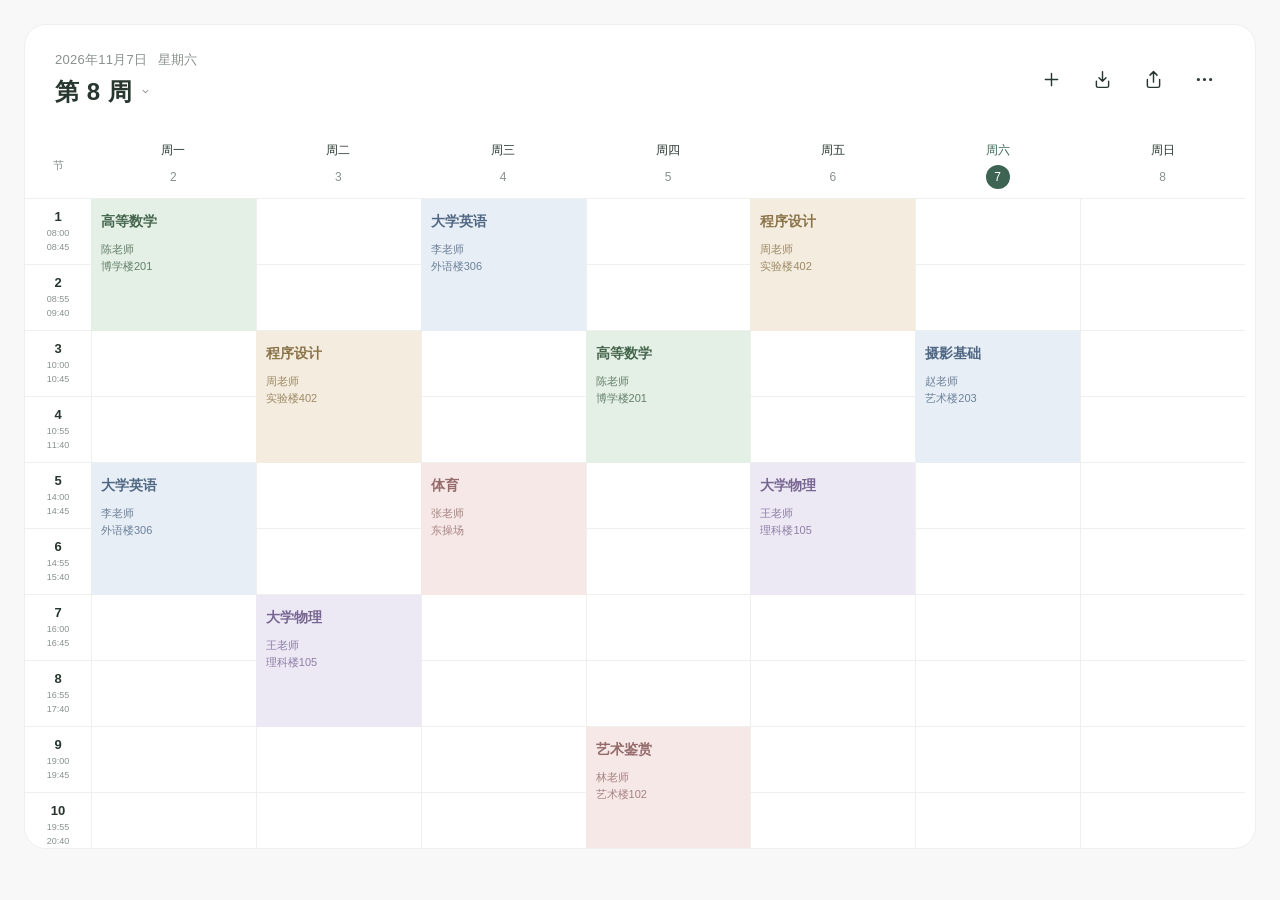
<file: 设计稿/index.html>
<!doctype html>
<html lang="zh-CN">
<head>
  <meta charset="UTF-8">
  <meta name="viewport" content="width=device-width, initial-scale=1, viewport-fit=cover">
  <meta name="color-scheme" content="light dark">
  <meta name="theme-color" content="#f7f8f7">
  <title>林木</title>
  <link rel="icon" href="icon.svg" type="image/svg+xml">
  <link rel="stylesheet" href="styles.css">
</head>
<body>
  <svg class="sprite" xmlns="http://www.w3.org/2000/svg" aria-hidden="true">
    <symbol id="i-plus" viewBox="0 0 24 24"><path d="M12 5v14M5 12h14"/></symbol>
    <symbol id="i-import" viewBox="0 0 24 24"><path d="M12 3v11m-4-4 4 4 4-4M5 14v5a2 2 0 0 0 2 2h10a2 2 0 0 0 2-2v-5"/></symbol>
    <symbol id="i-share" viewBox="0 0 24 24"><path d="M12 15V3m-4 4 4-4 4 4M5 12v7a2 2 0 0 0 2 2h10a2 2 0 0 0 2-2v-7"/></symbol>
    <symbol id="i-more" viewBox="0 0 24 24"><circle cx="5" cy="12" r="1"/><circle cx="12" cy="12" r="1"/><circle cx="19" cy="12" r="1"/></symbol>
    <symbol id="i-close" viewBox="0 0 24 24"><path d="m6 6 12 12M6 18 18 6"/></symbol>
    <symbol id="i-left" viewBox="0 0 24 24"><path d="m14 6-6 6 6 6"/></symbol>
    <symbol id="i-right" viewBox="0 0 24 24"><path d="m10 6 6 6-6 6"/></symbol>
    <symbol id="i-down" viewBox="0 0 24 24"><path d="m8 10 4 4 4-4"/></symbol>
    <symbol id="i-edit" viewBox="0 0 24 24"><path d="m15 4 5 5M4 20l5-1L20 8a2 2 0 0 0-5-5L4 14Z"/></symbol>
    <symbol id="i-copy" viewBox="0 0 24 24"><rect x="8" y="8" width="12" height="13" rx="2"/><path d="M15 8V5a2 2 0 0 0-2-2H5a2 2 0 0 0-2 2v8a2 2 0 0 0 2 2h3"/></symbol>
    <symbol id="i-trash" viewBox="0 0 24 24"><path d="M3 6h18M9 6V3h6v3M5 6l1 14h12l1-14M10 10v6m4-6v6"/></symbol>
    <symbol id="i-check" viewBox="0 0 24 24"><path d="m5 12 4 4L19 6"/></symbol>
    <symbol id="i-settings" viewBox="0 0 24 24"><path d="M4 7h16M4 17h16"/><circle cx="9" cy="7" r="3"/><circle cx="15" cy="17" r="3"/></symbol>
    <symbol id="i-grid" viewBox="0 0 24 24"><rect x="3" y="3" width="18" height="18" rx="3"/><path d="M3 9h18M9 9v12"/></symbol>
    <symbol id="i-image" viewBox="0 0 24 24"><rect x="3" y="3" width="18" height="18" rx="3"/><path d="m3 17 6-6 5 5 3-3 4 4"/><circle cx="16" cy="8" r="1"/></symbol>
    <symbol id="i-file" viewBox="0 0 24 24"><path d="M14 3H6a2 2 0 0 0-2 2v14a2 2 0 0 0 2 2h12a2 2 0 0 0 2-2V9Zm0 0v6h6M8 14h8m-8 3h5"/></symbol>
    <symbol id="i-pin" viewBox="0 0 24 24"><path d="M19 10c0 5-7 11-7 11S5 15 5 10a7 7 0 0 1 14 0Z"/><circle cx="12" cy="10" r="2"/></symbol>
    <symbol id="i-person" viewBox="0 0 24 24"><circle cx="12" cy="7" r="4"/><path d="M4 21v-2a8 8 0 0 1 16 0v2"/></symbol>
    <symbol id="i-clock" viewBox="0 0 24 24"><circle cx="12" cy="12" r="9"/><path d="M12 7v5l3 2"/></symbol>
  </svg>
  <main class="app">
    <header class="toolbar">
      <button class="date-button" id="open-weeks" aria-label="查看和切换周次">
        <span class="date-line">2026年11月7日 <span class="weekday">星期六</span></span>
        <span class="week-line"><strong id="week-label">第 8 周</strong><svg class="icon"><use href="#i-down"/></svg></span>
      </button>
      <nav class="toolbar-actions" aria-label="课表操作">
        <button class="icon-button" data-action="add" aria-label="添加课程" title="添加课程"><svg class="icon"><use href="#i-plus"/></svg></button>
        <button class="icon-button" data-action="import" aria-label="导入课程" title="导入课程"><svg class="icon"><use href="#i-import"/></svg></button>
        <button class="icon-button" data-action="share" aria-label="导出课表" title="导出课表"><svg class="icon"><use href="#i-share"/></svg></button>
        <button class="icon-button" data-action="menu" aria-label="课表与设置" title="课表与设置"><svg class="icon"><use href="#i-more"/></svg></button>
      </nav>
    </header>
    <div class="schedule-scroll" id="schedule-scroll">
      <div class="schedule" id="schedule" role="group" aria-label="每周课表"></div>
    </div>
  </main>
  <dialog id="panel" aria-labelledby="panel-title">
    <div class="sheet-handle" aria-hidden="true"></div>
    <header class="panel-header"><h1 id="panel-title"></h1><button class="icon-button" id="close-panel" aria-label="关闭"><svg class="icon"><use href="#i-close"/></svg></button></header>
    <div id="panel-body"></div>
  </dialog>
  <div class="toast" id="toast" role="status"></div>
  <script src="app.js"></script>
</body>
</html>
</file>
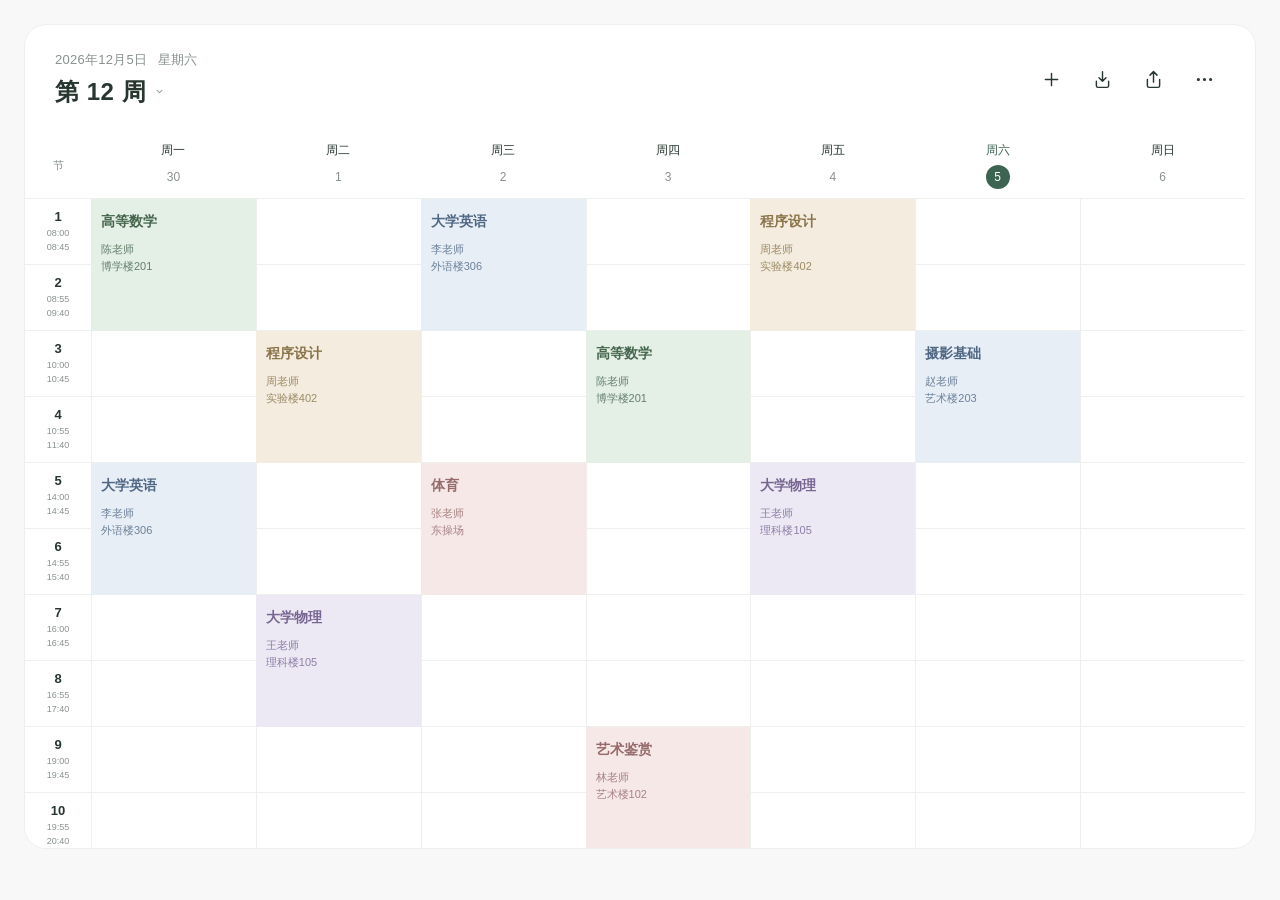
<file: 应用/web/index.html>
<!doctype html>
<html lang="zh-CN">
<head>
  <meta charset="UTF-8">
  <meta name="viewport" content="width=device-width, initial-scale=1, viewport-fit=cover">
  <meta name="color-scheme" content="light dark">
  <meta name="theme-color" content="#f7f8f7">
  <title>林木</title>
  <link rel="icon" href="icon.svg" type="image/svg+xml">
  <link rel="stylesheet" href="styles.css">
</head>
<body>
  <svg class="sprite" xmlns="http://www.w3.org/2000/svg" aria-hidden="true">
    <symbol id="i-plus" viewBox="0 0 24 24"><path d="M12 5v14M5 12h14"/></symbol>
    <symbol id="i-import" viewBox="0 0 24 24"><path d="M12 3v11m-4-4 4 4 4-4M5 14v5a2 2 0 0 0 2 2h10a2 2 0 0 0 2-2v-5"/></symbol>
    <symbol id="i-share" viewBox="0 0 24 24"><path d="M12 15V3m-4 4 4-4 4 4M5 12v7a2 2 0 0 0 2 2h10a2 2 0 0 0 2-2v-7"/></symbol>
    <symbol id="i-more" viewBox="0 0 24 24"><circle cx="5" cy="12" r="1"/><circle cx="12" cy="12" r="1"/><circle cx="19" cy="12" r="1"/></symbol>
    <symbol id="i-close" viewBox="0 0 24 24"><path d="m6 6 12 12M6 18 18 6"/></symbol>
    <symbol id="i-left" viewBox="0 0 24 24"><path d="m14 6-6 6 6 6"/></symbol>
    <symbol id="i-right" viewBox="0 0 24 24"><path d="m10 6 6 6-6 6"/></symbol>
    <symbol id="i-down" viewBox="0 0 24 24"><path d="m8 10 4 4 4-4"/></symbol>
    <symbol id="i-edit" viewBox="0 0 24 24"><path d="m15 4 5 5M4 20l5-1L20 8a2 2 0 0 0-5-5L4 14Z"/></symbol>
    <symbol id="i-copy" viewBox="0 0 24 24"><rect x="8" y="8" width="12" height="13" rx="2"/><path d="M15 8V5a2 2 0 0 0-2-2H5a2 2 0 0 0-2 2v8a2 2 0 0 0 2 2h3"/></symbol>
    <symbol id="i-trash" viewBox="0 0 24 24"><path d="M3 6h18M9 6V3h6v3M5 6l1 14h12l1-14M10 10v6m4-6v6"/></symbol>
    <symbol id="i-check" viewBox="0 0 24 24"><path d="m5 12 4 4L19 6"/></symbol>
    <symbol id="i-settings" viewBox="0 0 24 24"><path d="M4 7h16M4 17h16"/><circle cx="9" cy="7" r="3"/><circle cx="15" cy="17" r="3"/></symbol>
    <symbol id="i-grid" viewBox="0 0 24 24"><rect x="3" y="3" width="18" height="18" rx="3"/><path d="M3 9h18M9 9v12"/></symbol>
    <symbol id="i-image" viewBox="0 0 24 24"><rect x="3" y="3" width="18" height="18" rx="3"/><path d="m3 17 6-6 5 5 3-3 4 4"/><circle cx="16" cy="8" r="1"/></symbol>
    <symbol id="i-file" viewBox="0 0 24 24"><path d="M14 3H6a2 2 0 0 0-2 2v14a2 2 0 0 0 2 2h12a2 2 0 0 0 2-2V9Zm0 0v6h6M8 14h8m-8 3h5"/></symbol>
    <symbol id="i-pin" viewBox="0 0 24 24"><path d="M19 10c0 5-7 11-7 11S5 15 5 10a7 7 0 0 1 14 0Z"/><circle cx="12" cy="10" r="2"/></symbol>
    <symbol id="i-person" viewBox="0 0 24 24"><circle cx="12" cy="7" r="4"/><path d="M4 21v-2a8 8 0 0 1 16 0v2"/></symbol>
    <symbol id="i-clock" viewBox="0 0 24 24"><circle cx="12" cy="12" r="9"/><path d="M12 7v5l3 2"/></symbol>
  </svg>
  <main class="app">
    <header class="toolbar">
      <button class="date-button" id="open-weeks" aria-label="查看和切换周次">
        <span class="date-line"></span>
        <span class="week-line"><strong id="week-label">第 1 周</strong><svg class="icon"><use href="#i-down"/></svg></span>
      </button>
      <nav class="toolbar-actions" aria-label="课表操作">
        <button class="icon-button" data-action="add" aria-label="添加课程" title="添加课程"><svg class="icon"><use href="#i-plus"/></svg></button>
        <button class="icon-button" data-action="import" aria-label="导入课程" title="导入课程"><svg class="icon"><use href="#i-import"/></svg></button>
        <button class="icon-button" data-action="share" aria-label="导出课表" title="导出课表"><svg class="icon"><use href="#i-share"/></svg></button>
        <button class="icon-button" data-action="menu" aria-label="课表与设置" title="课表与设置"><svg class="icon"><use href="#i-more"/></svg></button>
      </nav>
    </header>
    <div class="schedule-scroll" id="schedule-scroll">
      <div class="schedule" id="schedule" role="group" aria-label="每周课表"></div>
    </div>
  </main>
  <dialog id="panel" aria-labelledby="panel-title">
    <div class="sheet-handle" aria-hidden="true"></div>
    <header class="panel-header"><h1 id="panel-title"></h1><button class="icon-button" id="close-panel" aria-label="关闭"><svg class="icon"><use href="#i-close"/></svg></button></header>
    <div id="panel-body"></div>
  </dialog>
  <div class="toast" id="toast" role="status"></div>
  <script src="app.js"></script>
</body>
</html>
</file>
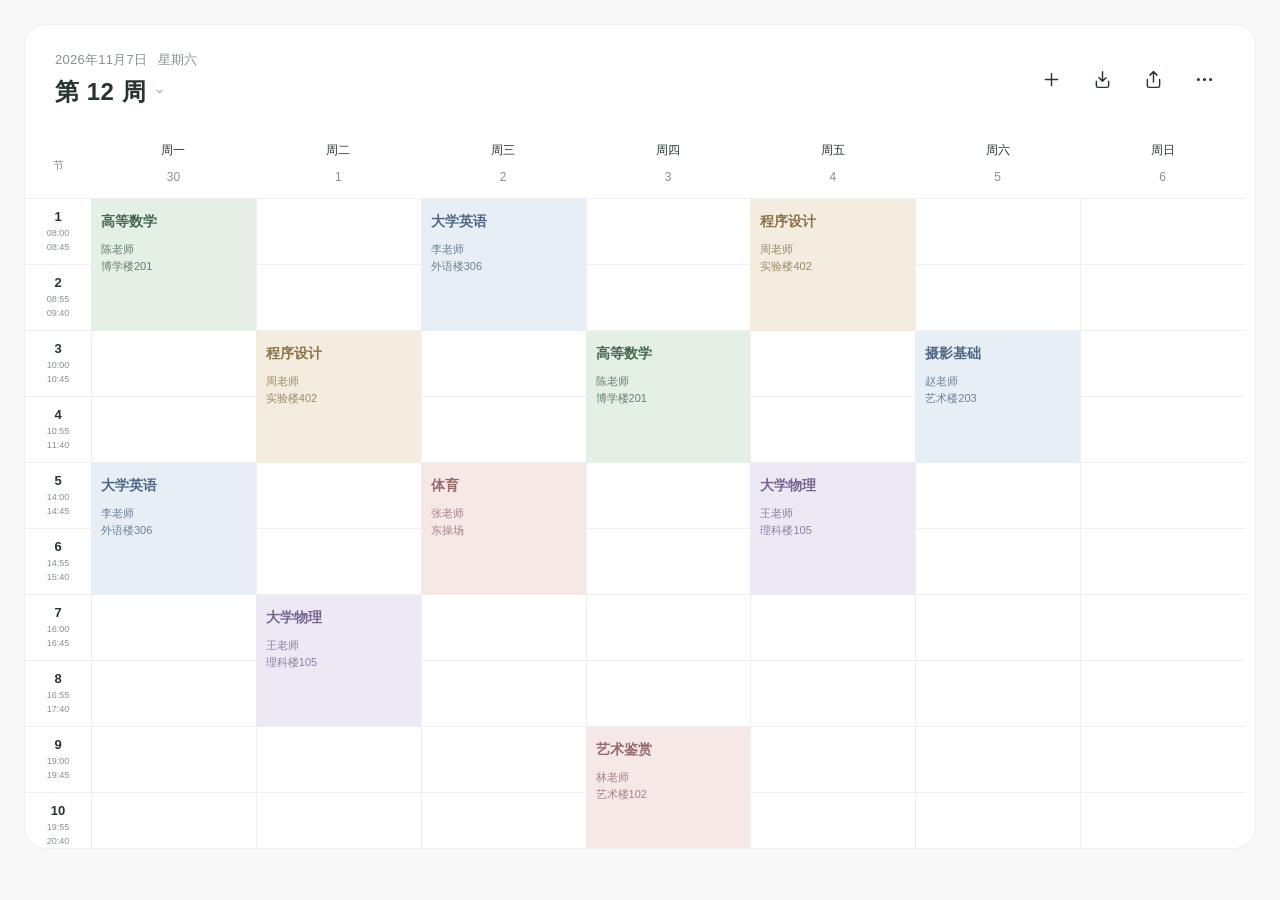
<file: 林木-手机设计稿.html>
<!doctype html>
<html lang="zh-CN">
<head>
  <meta charset="UTF-8">
  <meta name="viewport" content="width=device-width, initial-scale=1, viewport-fit=cover">
  <meta name="color-scheme" content="light dark">
  <meta name="theme-color" content="#f7f8f7">
  <title>林木</title>
  <link rel="icon" href="[data-uri]" type="image/svg+xml">
  <style>:root {
  color-scheme: light;
  --page: #f7f8f7;
  --surface: #ffffff;
  --text: #27362e;
  --secondary: #88918c;
  --line: #edf0ed;
  --field: #f5f7f5;
  --accent: #3d6453;
  --accent-soft: #eaf0eb;
  --danger: #b96565;
  --shadow: 0 18px 70px #17291e14;
  --mint: #e4efe6;
  --mint-ink: #45664d;
  --blue: #e7eef6;
  --blue-ink: #4f6783;
  --sand: #f3ecdf;
  --sand-ink: #8a7349;
  --rose: #f5e8e7;
  --rose-ink: #956a6b;
  --lilac: #ece9f5;
  --lilac-ink: #776591;
  --row-height: 68px;
  --time-width: 48px;
}
@media (prefers-color-scheme: dark) {
  :root:not([data-theme="light"]) { color-scheme: dark; --page: #151a17; --surface: #1b211d; --text: #e0e7e1; --secondary: #86948b; --line: #2b332d; --field: #242d26; --accent: #acc9b4; --accent-soft: #2c3a30; --danger: #e09b9b; --shadow: 0 18px 70px #0005; --mint: #293e30; --mint-ink: #bdd1bf; --blue: #283746; --blue-ink: #c0cede; --sand: #403a2b; --sand-ink: #d9cdad; --rose: #432e31; --rose-ink: #dfbfc1; --lilac: #352e44; --lilac-ink: #cebfdf; }
}
:root[data-theme="dark"] { color-scheme: dark; --page: #151a17; --surface: #1b211d; --text: #e0e7e1; --secondary: #86948b; --line: #2b332d; --field: #242d26; --accent: #acc9b4; --accent-soft: #2c3a30; --danger: #e09b9b; --shadow: 0 18px 70px #0005; --mint: #293e30; --mint-ink: #bdd1bf; --blue: #283746; --blue-ink: #c0cede; --sand: #403a2b; --sand-ink: #d9cdad; --rose: #432e31; --rose-ink: #dfbfc1; --lilac: #352e44; --lilac-ink: #cebfdf; }
* { box-sizing: border-box; }
body { margin: 0; background: var(--page); color: var(--text); font-family: -apple-system, BlinkMacSystemFont, "Segoe UI", "Microsoft YaHei", sans-serif; -webkit-font-smoothing: antialiased; }
button, input, select, textarea { font: inherit; color: inherit; }
button { border: 0; cursor: pointer; -webkit-tap-highlight-color: transparent; }
button:disabled { opacity: .45; cursor: default; }
button, input, select, textarea { outline-offset: 3px; }
:focus-visible { outline: 2px solid var(--accent); }
button { touch-action: manipulation; }
svg { flex-shrink: 0; }
.sprite { position: absolute; width: 0; height: 0; overflow: hidden; }
.icon { width: 21px; height: 21px; fill: none; stroke: currentColor; stroke-width: 1.65; stroke-linecap: round; stroke-linejoin: round; }
.app { max-width: 1280px; margin: 32px auto; background: var(--surface); border: 1px solid var(--line); border-radius: 22px; overflow: hidden; }
.toolbar { min-height: 108px; padding: 25px 30px; display: flex; align-items: center; justify-content: space-between; gap: 8px; }
.date-button { text-align: left; padding: 0; background: transparent; min-width: 0; }
.date-line { display: block; font-size: 13px; color: var(--secondary); letter-spacing: .25px; white-space: nowrap; }
.weekday { margin-left: 7px; }
.week-line { display: flex; align-items: center; gap: 6px; margin-top: 7px; }
.week-line strong { font-size: 24px; font-weight: 600; letter-spacing: .5px; }
.week-line .icon { width: 15px; height: 15px; color: var(--secondary); }
.toolbar-actions { display: flex; align-items: center; gap: 9px; }
.icon-button { width: 42px; height: 42px; border-radius: 13px; background: transparent; display: inline-flex; align-items: center; justify-content: center; flex-shrink: 0; }
@media (hover: hover) { .icon-button:hover, .time-cell:hover { background: var(--field); } .course:hover { filter: brightness(.97); } .empty-cell:hover { background: var(--field); } }
.schedule-scroll { overflow: auto; max-height: calc(100dvh - 185px); }
.schedule { display: grid; grid-template-columns: var(--time-width) repeat(7, minmax(0, 1fr)); grid-template-rows: 66px repeat(var(--rows, 12), var(--row-height)); isolation: isolate; padding-right: 10px; padding-bottom: 14px; }
.day-heading { grid-row: 1; position: sticky; top: 0; z-index: 4; background: var(--surface); display: flex; flex-direction: column; align-items: center; justify-content: center; gap: 6px; font-size: 12px; border-bottom: 1px solid var(--line); }
.day-heading span { color: var(--secondary); font-size: 12px; width: 24px; height: 24px; display: grid; place-items: center; }
.day-heading.today { color: var(--accent); }
.day-heading.today span { background: var(--accent); color: var(--surface); border-radius: 50%; }
.corner { color: var(--secondary); font-size: 11px; }
.time-cell { grid-column: 1; display: flex; flex-direction: column; align-items: center; justify-content: center; background: var(--surface); border-bottom: 1px solid var(--line); gap: 2px; padding: 0; }
.period-number { font-size: 13px; font-weight: 550; margin-bottom: 2px; }
.period-time { font-size: 9px; color: var(--secondary); font-variant-numeric: tabular-nums; line-height: 1.3; }
.empty-cell { padding: 0; background: transparent; border-left: 1px solid var(--line); border-bottom: 1px solid var(--line); min-width: 0; user-select: none; -webkit-user-select: none; touch-action: pan-y; }
.empty-cell.selected { background: var(--accent-soft); box-shadow: inset 0 0 0 1px var(--accent); }
.course { margin: 0; border-radius: 0; min-width: 0; z-index: 1; background: var(--course-bg); color: var(--course-ink); padding: 12px 10px; display: flex; flex-direction: column; align-items: flex-start; text-align: left; overflow: hidden; position: relative; }
.mint { --course-bg: var(--mint); --course-ink: var(--mint-ink); }
.blue { --course-bg: var(--blue); --course-ink: var(--blue-ink); }
.sand { --course-bg: var(--sand); --course-ink: var(--sand-ink); }
.rose { --course-bg: var(--rose); --course-ink: var(--rose-ink); }
.lilac { --course-bg: var(--lilac); --course-ink: var(--lilac-ink); }
.course-name { font-size: 14px; line-height: 1.55; font-weight: 600; word-break: break-all; display: -webkit-box; -webkit-line-clamp: 3; -webkit-box-orient: vertical; overflow: hidden; }
.course-meta { font-size: 11px; opacity: .8; line-height: 1.6; width: 100%; white-space: nowrap; overflow: hidden; text-overflow: ellipsis; }
.course-teacher { margin-top: 8px; }
.course-location { white-space: normal; overflow-wrap: anywhere; text-overflow: clip; flex-shrink: 0; }
dialog { width: min(460px, calc(100% - 32px)); padding: 0; border: 1px solid var(--line); border-radius: 24px; background: var(--surface); color: var(--text); box-shadow: var(--shadow); max-height: calc(100dvh - 48px); overflow: auto; }
dialog::backdrop { background: #16251d4d; backdrop-filter: blur(4px); }
.sheet-handle { display: none; }
.panel-header { display: flex; align-items: center; justify-content: space-between; padding: 19px 20px 9px 26px; }
.panel-header h1 { margin: 0; font-size: 19px; font-weight: 600; }
#panel-body { padding: 8px 26px 26px; }
.form-stack { display: flex; flex-direction: column; gap: 17px; }
.form-row { display: flex; gap: 12px; }
.form-row > * { flex: 1; min-width: 0; }
.field { display: flex; flex-direction: column; gap: 8px; font-size: 12px; color: var(--secondary); }
input, select, textarea { width: 100%; border: 1px solid transparent; background: var(--field); border-radius: 10px; padding: 12px; font-size: 14px; color: var(--text); min-height: 44px; }
textarea { resize: vertical; min-height: 80px; line-height: 1.65; }
input::placeholder, textarea::placeholder { color: var(--secondary); }
input[type="checkbox"], input[type="radio"] { width: 18px; height: 18px; min-height: auto; accent-color: var(--accent); }
.primary, .secondary, .danger-button { padding: 13px 18px; min-height: 46px; border-radius: 12px; font-size: 14px; font-weight: 550; display: flex; align-items: center; justify-content: center; gap: 8px; }
.primary { background: var(--accent); color: var(--surface); }
.secondary { background: var(--field); color: var(--text); }
.danger-button { background: var(--field); color: var(--danger); }
.full { width: 100%; }
.panel-footer { margin-top: 24px; display: flex; gap: 10px; }
.panel-footer > * { flex: 1; }
.swatches { display: flex; gap: 12px; }
.swatch { width: 34px; height: 34px; padding: 4px; background: var(--course-bg); color: var(--course-ink); border-radius: 50%; display: grid; place-items: center; outline-offset: 3px; }
.swatch.active { outline: 1.5px solid var(--course-ink); }
.swatch .icon { width: 17px; height: 17px; }
.weeks-grid { display: grid; grid-template-columns: repeat(5, 1fr); gap: 8px; margin-top: 14px; }
.week-chip { background: var(--field); border-radius: 10px; min-height: 43px; padding: 5px; font-size: 13px; }
.week-chip.active { background: var(--accent); color: var(--surface); }
.segmented { display: flex; gap: 4px; background: var(--field); padding: 4px; border-radius: 11px; }
.segmented button { flex: 1; border-radius: 8px; background: transparent; padding: 9px 4px; font-size: 12px; }
.segmented button.active { background: var(--surface); box-shadow: 0 1px 5px #00000008; }
.week-nav { display: flex; align-items: center; justify-content: space-between; margin-bottom: 16px; }
.muted { color: var(--secondary); font-size: 12px; line-height: 1.6; }
.detail-title { background: var(--course-bg); color: var(--course-ink); padding: 24px 20px; border-radius: 16px; margin: 2px 0 22px; }
.detail-title h2 { margin: 0; font-size: 24px; line-height: 1.5; font-weight: 550; }
.detail-title p { margin: 8px 0 0; font-size: 13px; opacity: .8; }
.detail-list { display: flex; flex-direction: column; gap: 18px; }
.detail-item { display: flex; align-items: flex-start; gap: 14px; font-size: 14px; line-height: 1.6; }
.detail-item .icon { color: var(--secondary); width: 19px; margin-top: 2px; }
.detail-note { font-size: 13px; line-height: 1.7; margin: 22px 0 0; color: var(--secondary); white-space: pre-wrap; }
.detail-actions { display: flex; gap: 10px; margin-top: 26px; }
.detail-actions button { flex: 1; }
.list-button { width: 100%; display: flex; align-items: center; justify-content: space-between; gap: 12px; text-align: left; padding: 16px 12px; background: transparent; border-radius: 12px; font-size: 14px; }
.list-button:hover { background: var(--field); }
.list-leading { display: flex; align-items: center; gap: 13px; }
.list-button .trailing { color: var(--secondary); display: flex; align-items: center; gap: 8px; font-size: 12px; }
.separator { border: 0; border-top: 1px solid var(--line); margin: 12px 0; }
.table-option { display: flex; align-items: center; gap: 12px; width: 100%; background: var(--field); border-radius: 12px; padding: 15px; margin-top: 9px; text-align: left; }
.table-option .option-name { flex: 1; font-size: 14px; }
.table-option .option-name small { display: block; color: var(--secondary); font-size: 11px; margin-top: 5px; }
.table-option .icon { color: var(--accent); }
.mini-grid { display: grid; grid-template-columns: repeat(7, 1fr); grid-auto-rows: 16px; gap: 3px; padding: 20px; border: 1px solid var(--line); border-radius: 12px; margin: 16px 0; }
.mini-grid span { border-radius: 3px; background: var(--field); }
.mini-grid span.filled { background: var(--mint); }
.summary { display: flex; gap: 10px; margin: 18px 0; }
.summary > div { flex: 1; border-radius: 12px; background: var(--field); padding: 16px; text-align: center; }
.summary strong { display: block; font-size: 22px; font-weight: 550; margin-bottom: 5px; }
.summary small { font-size: 12px; color: var(--secondary); }
.time-row { display: flex; align-items: center; gap: 10px; padding: 7px 0; }
.time-row > span { flex: 0 0 26px; text-align: center; color: var(--secondary); font-size: 12px; }
.time-row input { min-width: 0; padding: 10px 6px; text-align: center; }
.time-rows { max-height: 35dvh; overflow: auto; margin-top: 10px; }
.logo { display: block; width: 62px; height: 62px; margin: 4px 0 18px; }
.welcome-title { margin: 0 0 24px; font-size: 26px; font-weight: 550; }
.check-line { display: flex; align-items: center; gap: 10px; padding: 12px 0; font-size: 14px; }
.toast { position: fixed; left: 50%; bottom: max(30px, env(safe-area-inset-bottom)); transform: translate(-50%, 10px); background: var(--text); color: var(--surface); padding: 12px 20px; border-radius: 30px; font-size: 13px; opacity: 0; pointer-events: none; transition: opacity .18s, transform .18s; z-index: 20; white-space: nowrap; }
.toast.visible { opacity: 1; transform: translate(-50%, 0); }
.empty-state { grid-column: 2 / -1; grid-row: 4 / 7; z-index: 2; align-self: center; justify-self: center; color: var(--secondary); font-size: 14px; pointer-events: none; }
@media (min-width: 768px) { :root { --row-height: 66px; --time-width: 66px; } .app { margin: 24px; } }
@media (min-width: 1328px) { .app { margin: 32px auto; } }
@media (max-width: 600px) {
  :root { --row-height: 65px; --time-width: 39px; }
  body { background: var(--surface); }
  .app { margin: 0; border: 0; border-radius: 0; }
  .toolbar { min-height: 101px; padding: max(23px, env(safe-area-inset-top)) 12px 19px 16px; gap: 2px; }
  .date-line { font-size: 10px; letter-spacing: 0; }
  .weekday { margin-left: 3px; }
  .week-line { margin-top: 8px; gap: 3px; }
  .week-line strong { font-size: 21px; }
  .toolbar-actions { gap: 0; }
  .toolbar-actions .icon-button { width: 38px; height: 44px; }
  .toolbar-actions .icon { width: 20px; height: 20px; }
  .schedule-scroll { max-height: calc(100dvh - 101px); }
  .schedule { grid-template-rows: 63px repeat(var(--rows, 12), var(--row-height)); padding-right: 5px; padding-bottom: max(14px, env(safe-area-inset-bottom)); }
  .day-heading { font-size: 11px; gap: 4px; }
  .day-heading span { font-size: 11px; width: 22px; height: 22px; }
  .course { padding: 9px 4px; }
  .course-name { font-size: 11px; line-height: 1.55; letter-spacing: 0; -webkit-line-clamp: 3; }
  .course-meta { font-size: 9px; line-height: 1.6; }
  .course-teacher { margin-top: 7px; }
  dialog { width: 100%; max-width: 100%; margin: auto 0 0; max-height: calc(100dvh - 34px); border: 0; border-radius: 23px 23px 0 0; padding-bottom: env(safe-area-inset-bottom); }
  .sheet-handle { display: block; width: 32px; height: 4px; border-radius: 3px; background: var(--line); margin: 10px auto 0; }
  .panel-header { padding: 7px 15px 9px 22px; }
  #panel-body { padding: 8px 22px 25px; }
}
@media (max-width: 359px) { .toolbar { padding-left: 10px; padding-right: 6px; } .toolbar-actions .icon-button { width: 34px; } .course-name { font-size: 10px; } }
@media (prefers-reduced-motion: reduce) { * { transition: none !important; scroll-behavior: auto !important; } }
</style>
</head>
<body>
  <svg class="sprite" xmlns="http://www.w3.org/2000/svg" aria-hidden="true">
    <symbol id="i-plus" viewBox="0 0 24 24"><path d="M12 5v14M5 12h14"/></symbol>
    <symbol id="i-import" viewBox="0 0 24 24"><path d="M12 3v11m-4-4 4 4 4-4M5 14v5a2 2 0 0 0 2 2h10a2 2 0 0 0 2-2v-5"/></symbol>
    <symbol id="i-share" viewBox="0 0 24 24"><path d="M12 15V3m-4 4 4-4 4 4M5 12v7a2 2 0 0 0 2 2h10a2 2 0 0 0 2-2v-7"/></symbol>
    <symbol id="i-more" viewBox="0 0 24 24"><circle cx="5" cy="12" r="1"/><circle cx="12" cy="12" r="1"/><circle cx="19" cy="12" r="1"/></symbol>
    <symbol id="i-close" viewBox="0 0 24 24"><path d="m6 6 12 12M6 18 18 6"/></symbol>
    <symbol id="i-left" viewBox="0 0 24 24"><path d="m14 6-6 6 6 6"/></symbol>
    <symbol id="i-right" viewBox="0 0 24 24"><path d="m10 6 6 6-6 6"/></symbol>
    <symbol id="i-down" viewBox="0 0 24 24"><path d="m8 10 4 4 4-4"/></symbol>
    <symbol id="i-edit" viewBox="0 0 24 24"><path d="m15 4 5 5M4 20l5-1L20 8a2 2 0 0 0-5-5L4 14Z"/></symbol>
    <symbol id="i-copy" viewBox="0 0 24 24"><rect x="8" y="8" width="12" height="13" rx="2"/><path d="M15 8V5a2 2 0 0 0-2-2H5a2 2 0 0 0-2 2v8a2 2 0 0 0 2 2h3"/></symbol>
    <symbol id="i-trash" viewBox="0 0 24 24"><path d="M3 6h18M9 6V3h6v3M5 6l1 14h12l1-14M10 10v6m4-6v6"/></symbol>
    <symbol id="i-check" viewBox="0 0 24 24"><path d="m5 12 4 4L19 6"/></symbol>
    <symbol id="i-settings" viewBox="0 0 24 24"><path d="M4 7h16M4 17h16"/><circle cx="9" cy="7" r="3"/><circle cx="15" cy="17" r="3"/></symbol>
    <symbol id="i-grid" viewBox="0 0 24 24"><rect x="3" y="3" width="18" height="18" rx="3"/><path d="M3 9h18M9 9v12"/></symbol>
    <symbol id="i-image" viewBox="0 0 24 24"><rect x="3" y="3" width="18" height="18" rx="3"/><path d="m3 17 6-6 5 5 3-3 4 4"/><circle cx="16" cy="8" r="1"/></symbol>
    <symbol id="i-file" viewBox="0 0 24 24"><path d="M14 3H6a2 2 0 0 0-2 2v14a2 2 0 0 0 2 2h12a2 2 0 0 0 2-2V9Zm0 0v6h6M8 14h8m-8 3h5"/></symbol>
    <symbol id="i-pin" viewBox="0 0 24 24"><path d="M19 10c0 5-7 11-7 11S5 15 5 10a7 7 0 0 1 14 0Z"/><circle cx="12" cy="10" r="2"/></symbol>
    <symbol id="i-person" viewBox="0 0 24 24"><circle cx="12" cy="7" r="4"/><path d="M4 21v-2a8 8 0 0 1 16 0v2"/></symbol>
    <symbol id="i-clock" viewBox="0 0 24 24"><circle cx="12" cy="12" r="9"/><path d="M12 7v5l3 2"/></symbol>
  </svg>
  <main class="app">
    <header class="toolbar">
      <button class="date-button" id="open-weeks" aria-label="查看和切换周次">
        <span class="date-line">2026年11月7日 <span class="weekday">星期六</span></span>
        <span class="week-line"><strong id="week-label">第 8 周</strong><svg class="icon"><use href="#i-down"/></svg></span>
      </button>
      <nav class="toolbar-actions" aria-label="课表操作">
        <button class="icon-button" data-action="add" aria-label="添加课程" title="添加课程"><svg class="icon"><use href="#i-plus"/></svg></button>
        <button class="icon-button" data-action="import" aria-label="导入课程" title="导入课程"><svg class="icon"><use href="#i-import"/></svg></button>
        <button class="icon-button" data-action="share" aria-label="导出课表" title="导出课表"><svg class="icon"><use href="#i-share"/></svg></button>
        <button class="icon-button" data-action="menu" aria-label="课表与设置" title="课表与设置"><svg class="icon"><use href="#i-more"/></svg></button>
      </nav>
    </header>
    <div class="schedule-scroll" id="schedule-scroll">
      <div class="schedule" id="schedule" role="group" aria-label="每周课表"></div>
    </div>
  </main>
  <dialog id="panel" aria-labelledby="panel-title">
    <div class="sheet-handle" aria-hidden="true"></div>
    <header class="panel-header"><h1 id="panel-title"></h1><button class="icon-button" id="close-panel" aria-label="关闭"><svg class="icon"><use href="#i-close"/></svg></button></header>
    <div id="panel-body"></div>
  </dialog>
  <div class="toast" id="toast" role="status"></div>
  <script>/* 单页设计稿，课表数据按独立 ID 保存在当前浏览器中。 */
const $ = (selector) => document.querySelector(selector);
const icon = (name) => `<svg class="icon" aria-hidden="true"><use href="#i-${name}"/></svg>`;
const escapeText = (value) => String(value ?? '').replace(/[&<>"']/g, (char) => ({ '&': '&amp;', '<': '&lt;', '>': '&gt;', '"': '&quot;', "'": '&#39;' }[char]));
const days = ['周一', '周二', '周三', '周四', '周五', '周六', '周日'];
const colors = ['mint', 'blue', 'sand', 'rose', 'lilac'];
const allWeeks = Array.from({ length: 20 }, (_, index) => index + 1);
const oddWeeks = allWeeks.filter((week) => week % 2 === 1);
const evenWeeks = allWeeks.filter((week) => week % 2 === 0);
let times = [['08:00', '08:45'], ['08:55', '09:40'], ['10:00', '10:45'], ['10:55', '11:40'], ['14:00', '14:45'], ['14:55', '15:40'], ['16:00', '16:45'], ['16:55', '17:40'], ['19:00', '19:45'], ['19:55', '20:40'], ['20:50', '21:35'], ['21:45', '22:30']];
let courses = [
  { id: 1, name: '高等数学', teacher: '陈老师', location: '博学楼201', day: 1, start: 1, end: 2, weeks: evenWeeks, color: 'mint', note: '带上习题册。' },
  { id: 2, name: '线性代数', teacher: '徐老师', location: '博学楼201', day: 1, start: 1, end: 2, weeks: oddWeeks, color: 'lilac', note: '' },
  { id: 3, name: '大学英语', teacher: '李老师', location: '外语楼306', day: 1, start: 5, end: 6, weeks: allWeeks, color: 'blue', note: '' },
  { id: 4, name: '程序设计', teacher: '周老师', location: '实验楼402', day: 2, start: 3, end: 4, weeks: allWeeks, color: 'sand', note: '实验课带电脑。' },
  { id: 5, name: '大学物理', teacher: '王老师', location: '理科楼105', day: 2, start: 7, end: 8, weeks: allWeeks, color: 'lilac', note: '' },
  { id: 6, name: '大学英语', teacher: '李老师', location: '外语楼306', day: 3, start: 1, end: 2, weeks: allWeeks, color: 'blue', note: '' },
  { id: 7, name: '体育', teacher: '张老师', location: '东操场', day: 3, start: 5, end: 6, weeks: allWeeks, color: 'rose', note: '' },
  { id: 8, name: '高等数学', teacher: '陈老师', location: '博学楼201', day: 4, start: 3, end: 4, weeks: allWeeks, color: 'mint', note: '' },
  { id: 9, name: '艺术鉴赏', teacher: '林老师', location: '艺术楼102', day: 4, start: 9, end: 10, weeks: evenWeeks, color: 'rose', note: '' },
  { id: 10, name: '程序设计', teacher: '周老师', location: '实验楼402', day: 5, start: 1, end: 2, weeks: allWeeks, color: 'sand', note: '' },
  { id: 11, name: '大学物理', teacher: '王老师', location: '理科楼105', day: 5, start: 5, end: 6, weeks: allWeeks, color: 'lilac', note: '' },
  { id: 12, name: '摄影基础', teacher: '赵老师', location: '艺术楼203', day: 6, start: 3, end: 4, weeks: [2, 5, 8, 12], color: 'blue', note: '相机或手机均可。' },
];
let currentWeek = 8;
let totalWeeks = 20;
let termStart = '2026-09-14';
let tableName = '我的课表';
const copyData = (value) => JSON.parse(JSON.stringify(value));
function makeId() {
  if (typeof globalThis.crypto?.randomUUID === 'function') return globalThis.crypto.randomUUID();
  return `${Date.now()}-${Math.random().toString(16).slice(2)}`;
}
const storageKey = 'linmu-schedules-v1';
let terms = [{ id: 'autumn-2026', name: '2026 — 2027 秋季', tables: [
  { id: 'my-table', name: tableName, courses: copyData(courses), times: copyData(times), totalWeeks, termStart, currentWeek },
  { id: 'friend-table', name: '朋友的课表', courses: [], times: copyData(times), totalWeeks, termStart, currentWeek },
] }, { id: 'spring-2026', name: '2025 — 2026 春季', tables: [
  { id: 'spring-table', name: '春季课表', courses: [], times: copyData(times), totalWeeks, termStart: '2026-03-02', currentWeek: 1 },
] }];
let activeTermId = 'autumn-2026';
let activeTableId = 'my-table';
let storageWarningShown = false;
let pendingImport = null;
let clipboard = null;
let selectedCourse = null;
let draft = null;
let toastTimer;
let lastFocus = null;
const panel = $('#panel');

function currentTable() {
  return terms.find((term) => term.id === activeTermId).tables.find((table) => table.id === activeTableId);
}

function rememberCurrentTable() {
  Object.assign(currentTable(), copyData({ name: tableName, courses, times, totalWeeks, termStart, currentWeek }));
}

function loadCurrentTable() {
  const table = copyData(currentTable());
  ({ courses, times, totalWeeks, termStart, currentWeek } = table);
  tableName = table.name;
  selectedCourse = null;
}

function persistTables() {
  rememberCurrentTable();
  try { localStorage.setItem(storageKey, JSON.stringify({ version: 1, terms, activeTermId, activeTableId })); }
  catch { if (!storageWarningShown) { storageWarningShown = true; toast('浏览器无法保存，关闭后可能丢失'); } }
}

function activateTable(termId, tableId) {
  rememberCurrentTable();
  activeTermId = termId;
  activeTableId = tableId;
  loadCurrentTable();
  renderSchedule();
}

function restoreTables() {
  try {
    const saved = JSON.parse(localStorage.getItem(storageKey));
    if (!saved || saved.version !== 1 || !Array.isArray(saved.terms)) return;
    const term = saved.terms.find((item) => item.id === saved.activeTermId);
    if (!term?.tables.some((table) => table.id === saved.activeTableId)) return;
    const valid = saved.terms.every((item) => Array.isArray(item.tables) && item.tables.every((table) => Array.isArray(table.courses) && Array.isArray(table.times) && table.times.length && Number.isInteger(table.totalWeeks) && table.totalWeeks > 0 && Number.isInteger(table.currentWeek) && table.currentWeek > 0 && typeof table.termStart === 'string'));
    if (!valid) return;
    terms = saved.terms; activeTermId = saved.activeTermId; activeTableId = saved.activeTableId;
    loadCurrentTable();
  } catch { /* 浏览器不支持本地保存时仍可在当前会话内使用。 */ }
}

function toast(message) {
  clearTimeout(toastTimer);
  $('#toast').textContent = message;
  $('#toast').classList.add('visible');
  toastTimer = setTimeout(() => $('#toast').classList.remove('visible'), 2400);
}

function openPanel(title, html) {
  if (!panel.open) lastFocus = document.activeElement;
  $('#panel-title').textContent = title;
  $('#panel-body').innerHTML = html;
  if (!panel.open) panel.showModal();
  panel.scrollTop = 0;
}

function closePanel() { panel.close(); }
$('#close-panel').addEventListener('click', closePanel);
panel.addEventListener('close', () => lastFocus?.isConnected && lastFocus.focus());
panel.addEventListener('click', (event) => { if (event.target === panel) { const rect = panel.getBoundingClientRect(); if (event.clientX < rect.left || event.clientX > rect.right || event.clientY < rect.top || event.clientY > rect.bottom) closePanel(); } });

function weekDate(week, offset = 0) {
  const date = new Date(`${termStart}T12:00:00`);
  date.setDate(date.getDate() + (week - 1) * 7 + offset);
  return date;
}

function dateRange() {
  const first = weekDate(currentWeek);
  const last = weekDate(currentWeek, 6);
  return `${first.getMonth() + 1}月${first.getDate()}日 — ${last.getMonth() + 1}月${last.getDate()}日`;
}

function renderSchedule() {
  persistTables();
  $('#week-label').textContent = `第 ${currentWeek} 周`;
  const grid = $('#schedule');
  grid.style.setProperty('--rows', times.length);
  let html = '<div class="day-heading corner" style="grid-column:1" aria-label="节次">节</div>';
  days.forEach((day, index) => {
    const date = weekDate(currentWeek, index);
    const today = date.getFullYear() === 2026 && date.getMonth() === 10 && date.getDate() === 7;
    html += `<div class="day-heading${today ? ' today' : ''}" style="grid-column:${index + 2}" ${today ? 'aria-current="date"' : ''}>${day}<span>${date.getDate()}</span></div>`;
  });
  times.forEach((time, index) => {
    const period = index + 1;
    html += `<button class="time-cell" style="grid-row:${period + 1}" data-time="${index}" aria-label="第${period}节 ${time.join('至')}，修改时间"><span class="period-number">${period}</span><span class="period-time">${time[0]}</span><span class="period-time">${time[1]}</span></button>`;
    days.forEach((day, dayIndex) => {
      html += `<button class="empty-cell" style="grid-column:${dayIndex + 2};grid-row:${period + 1}" data-day="${dayIndex + 1}" data-period="${period}" aria-label="${day}第${period}节，添加课程"></button>`;
    });
  });
  courses.filter((course) => course.weeks.includes(currentWeek)).forEach((course) => {
    html += `<button class="course ${course.color}" data-course="${course.id}" style="grid-column:${course.day + 1};grid-row:${course.start + 1}/span ${course.end - course.start + 1}" aria-label="${escapeText(course.name)}，${days[course.day - 1]}第${course.start}至${course.end}节，${escapeText(course.teacher)}，${escapeText(course.location)}"><span class="course-name">${escapeText(course.name)}</span><span class="course-meta course-teacher">${escapeText(course.teacher)}</span><span class="course-meta course-location">${escapeText(course.location)}</span></button>`;
  });
  grid.innerHTML = html;
}

function openWeeks() {
  openPanel('周次', `<div class="week-nav"><button class="icon-button" id="previous-week" aria-label="上一周" ${currentWeek === 1 ? 'disabled' : ''}>${icon('left')}</button><div>${dateRange()}</div><button class="icon-button" id="next-week" aria-label="下一周" ${currentWeek === totalWeeks ? 'disabled' : ''}>${icon('right')}</button></div><div class="weeks-grid">${Array.from({ length: totalWeeks }, (_, index) => `<button class="week-chip ${index + 1 === currentWeek ? 'active' : ''}" data-view-week="${index + 1}" aria-pressed="${index + 1 === currentWeek}">${index + 1}</button>`).join('')}</div><div class="panel-footer"><button class="secondary" id="back-current">返回本周</button><button class="primary" id="week-done">完成</button></div>`);
  $('#previous-week').onclick = () => { currentWeek--; renderSchedule(); openWeeks(); };
  $('#next-week').onclick = () => { currentWeek++; renderSchedule(); openWeeks(); };
  $('#back-current').onclick = () => { currentWeek = Math.min(8, totalWeeks); renderSchedule(); closePanel(); };
  $('#week-done').onclick = closePanel;
}
$('#open-weeks').onclick = openWeeks;

function openDetail(id) {
  selectedCourse = courses.find((course) => course.id === id);
  const course = selectedCourse;
  openPanel('课程', `<div class="detail-title ${course.color}"><h2>${escapeText(course.name)}</h2><p>${days[course.day - 1]} · 第 ${course.start}${course.end === course.start ? '' : `—${course.end}`} 节</p></div><div class="detail-list"><div class="detail-item">${icon('person')}<span>${escapeText(course.teacher || '—')}</span></div><div class="detail-item">${icon('pin')}<span>${escapeText(course.location || '—')}</span></div><div class="detail-item">${icon('clock')}<span>${times[course.start - 1][0]} — ${times[course.end - 1][1]}<br><span class="muted">第 ${course.weeks.join('、')} 周</span></span></div></div>${course.note ? `<p class="detail-note">${escapeText(course.note)}</p>` : ''}<div class="detail-actions"><button class="secondary" id="edit-course" aria-label="编辑课程">${icon('edit')}</button><button class="secondary" id="copy-course" aria-label="复制课程信息">${icon('copy')}</button><button class="danger-button" id="delete-course" aria-label="删除课程">${icon('trash')}</button></div>`);
  $('#edit-course').onclick = () => openScope('edit');
  $('#delete-course').onclick = () => openScope('delete');
  $('#copy-course').onclick = () => { clipboard = { name: course.name, teacher: course.teacher, location: course.location }; closePanel(); toast('已复制'); };
}

function openScope(action) {
  const course = selectedCourse;
  openPanel(action === 'delete' ? '删除课程' : '编辑范围', `<div class="detail-title ${course.color}"><h2>${escapeText(course.name)}</h2></div><label class="check-line"><input type="radio" name="scope" value="current" checked>仅第 ${currentWeek} 周</label><label class="check-line"><input type="radio" name="scope" value="all">全部适用周次</label><div class="panel-footer"><button class="secondary" id="scope-back">返回</button><button class="${action === 'delete' ? 'danger-button' : 'primary'}" id="scope-confirm">${action === 'delete' ? '删除' : '继续'}</button></div>`);
  $('#scope-back').onclick = () => openDetail(course.id);
  $('#scope-confirm').onclick = () => {
    const scope = $('input[name="scope"]:checked').value;
    if (action === 'edit') { openEditor(course, null, scope); return; }
    if (scope === 'all') courses = courses.filter((item) => item.id !== course.id);
    else course.weeks = course.weeks.filter((week) => week !== currentWeek);
    renderSchedule(); closePanel(); toast('已删除');
  };
}

function optionList(values, selected, placeholder = '') {
  return `${placeholder ? `<option value="">${placeholder}</option>` : ''}${values.map(([value, label]) => `<option value="${value}" ${String(value) === String(selected) ? 'selected' : ''}>${label}</option>`).join('')}`;
}

function openEditor(course = null, range = null, scope = 'all') {
  draft = course ? { ...course, weeks: scope === 'current' ? [currentWeek] : [...course.weeks], scope, originalId: course.id } : { name: '', teacher: '', location: '', day: '', start: range?.start || '', end: range?.end || '', weeks: Array.from({ length: totalWeeks }, (_, index) => index + 1), color: 'mint', note: '' };
  renderEditor();
}

function renderEditor() {
  const periods = times.map((_, index) => [index + 1, `第 ${index + 1} 节`]);
  openPanel(draft.originalId ? '编辑课程' : '添加课程', `<form id="course-form" class="form-stack">${clipboard && !draft.originalId ? `<button type="button" class="secondary full" id="paste-course">${icon('copy')}粘贴课程信息</button>` : ''}<label class="field">课程名<input name="name" value="${escapeText(draft.name)}" placeholder="课程名" required maxlength="60"></label><div class="form-row"><label class="field">教师<input name="teacher" value="${escapeText(draft.teacher)}" placeholder="选填" maxlength="60"></label><label class="field">地点<input name="location" value="${escapeText(draft.location)}" placeholder="选填" maxlength="100"></label></div><label class="field">星期<select name="day" required>${optionList(days.map((day, index) => [index + 1, day]), draft.day, '选择星期')}</select></label><div class="form-row"><label class="field">开始节次<select name="start" required>${optionList(periods, draft.start, '选择节次')}</select></label><label class="field">结束节次<select name="end" required>${optionList(periods, draft.end, '选择节次')}</select></label></div><label class="field">周次<button type="button" class="secondary" id="edit-weeks">${draft.weeks.length === totalWeeks ? `第 1—${totalWeeks} 周` : `已选 ${draft.weeks.length} 周`}${icon('down')}</button></label><div class="field">颜色<div class="swatches">${colors.map((color, index) => `<button type="button" class="swatch ${color} ${color === draft.color ? 'active' : ''}" data-color="${color}" aria-label="${['浅绿', '浅蓝', '米色', '浅粉', '浅紫'][index]}" aria-pressed="${color === draft.color}">${color === draft.color ? icon('check') : ''}</button>`).join('')}</div></div><label class="field">备注<textarea name="note" placeholder="选填" maxlength="500">${escapeText(draft.note)}</textarea></label><button type="submit" class="primary full">保存</button></form>`);
  $('#course-form').onsubmit = saveCourse;
  $('#edit-weeks').onclick = () => { captureDraft(); openWeekEditor(); };
  if ($('#paste-course')) $('#paste-course').onclick = () => { captureDraft(); Object.assign(draft, clipboard); renderEditor(); };
}

function captureDraft() {
  const data = new FormData($('#course-form'));
  ['name', 'teacher', 'location', 'note'].forEach((key) => { draft[key] = String(data.get(key)); });
  ['day', 'start', 'end'].forEach((key) => { draft[key] = data.get(key) ? Number(data.get(key)) : ''; });
}

function openWeekEditor() {
  openPanel('上课周次', `<div class="segmented"><button data-week-rule="all">全部</button><button data-week-rule="odd">单周</button><button data-week-rule="even">双周</button><button data-week-rule="none">清空</button></div><div class="form-row" style="margin-top:18px"><label class="field">起始周<input id="range-from" type="number" min="1" max="${totalWeeks}" value="1"></label><label class="field">结束周<input id="range-to" type="number" min="1" max="${totalWeeks}" value="${totalWeeks}"></label></div><button class="secondary full" id="apply-range" style="margin-top:10px">加入范围</button><div class="weeks-grid">${Array.from({ length: totalWeeks }, (_, index) => `<button class="week-chip ${draft.weeks.includes(index + 1) ? 'active' : ''}" data-select-week="${index + 1}" aria-pressed="${draft.weeks.includes(index + 1)}">${index + 1}</button>`).join('')}</div><div class="panel-footer"><button class="primary" id="weeks-confirm">完成</button></div>`);
  $('#apply-range').onclick = () => {
    const start = Number($('#range-from').value);
    const end = Number($('#range-to').value);
    if (!Number.isInteger(start) || !Number.isInteger(end) || start < 1 || end > totalWeeks || start > end) { toast('请检查周次范围'); return; }
    draft.weeks = [...new Set([...draft.weeks, ...Array.from({ length: end - start + 1 }, (_, index) => start + index)])].sort((a, b) => a - b);
    refreshWeekSelection();
  };
  $('#weeks-confirm').onclick = () => { if (!draft.weeks.length) { toast('请选择上课周次'); return; } renderEditor(); };
}

function refreshWeekSelection() {
  document.querySelectorAll('[data-select-week]').forEach((button) => { const active = draft.weeks.includes(Number(button.dataset.selectWeek)); button.classList.toggle('active', active); button.setAttribute('aria-pressed', String(active)); });
}

function saveCourse(event) {
  event.preventDefault(); captureDraft();
  draft.name = draft.name.trim();
  if (!draft.name) { toast('请输入课程名'); return; }
  if (draft.end < draft.start) { toast('结束节次应在开始节次之后'); return; }
  const conflict = courses.some((course) => course.id !== draft.originalId && course.day === draft.day && course.start <= draft.end && course.end >= draft.start && course.weeks.some((week) => draft.weeks.includes(week)));
  if (conflict) { toast('课程冲突，请调整节次或周次'); return; }
  const saved = { name: draft.name, teacher: draft.teacher, location: draft.location, note: draft.note, day: draft.day, start: draft.start, end: draft.end, weeks: [...draft.weeks], color: draft.color };
  const original = courses.find((course) => course.id === draft.originalId);
  if (original && draft.scope === 'current') original.weeks = original.weeks.filter((week) => week !== currentWeek);
  else if (original) courses = courses.filter((course) => course.id !== original.id);
  saved.id = Math.max(0, ...courses.map((course) => course.id)) + 1;
  courses.push(saved); renderSchedule(); closePanel(); toast('已保存');
}

function openTime(index) {
  openPanel(`第 ${index + 1} 节`, `<form id="time-form" class="form-stack"><div class="form-row"><label class="field">开始时间<input type="time" name="start" value="${times[index][0]}" required></label><label class="field">结束时间<input type="time" name="end" value="${times[index][1]}" required></label></div><button class="primary full">保存</button></form>`);
  $('#time-form').onsubmit = (event) => { event.preventDefault(); const data = new FormData(event.target); if (data.get('end') <= data.get('start')) { toast('结束时间应晚于开始时间'); return; } times[index] = [data.get('start'), data.get('end')]; renderSchedule(); closePanel(); };
}

function listButton(action, symbol, title, trailing = '') { return `<button class="list-button" data-action="${action}"><span class="list-leading">${icon(symbol)}${title}</span><span class="trailing">${trailing}${icon('right')}</span></button>`; }

function openMenu() {
  openPanel('课表与设置', `${listButton('tables', 'grid', '学期与课表', tableName)}${listButton('settings', 'settings', '设置')}<hr class="separator">${listButton('welcome', 'plus', '首次设置')}`);
}

function openTables() {
  openPanel('学期与课表', `<label class="field">学期<select id="term-select">${optionList(terms.map((term) => [term.id, escapeText(term.name)]), activeTermId)}</select></label><div id="table-options" style="margin-top:18px"></div><div class="panel-footer"><button class="secondary" id="new-term">新建学期</button><button class="primary" id="new-table">新建课表</button></div>`);
  const renderOptions = () => {
    const term = terms.find((item) => item.id === $('#term-select').value);
    $('#table-options').innerHTML = term.tables.map((table) => `<button class="table-option" data-term="${term.id}" data-table="${table.id}">${icon('grid')}<span class="option-name">${escapeText(table.name)}<small>${table.courses.length} 门课程安排</small></span>${table.id === activeTableId ? icon('check') : ''}</button>`).join('');
  };
  renderOptions();
  $('#term-select').onchange = renderOptions;
  $('#new-term').onclick = () => openNewTable(null);
  $('#new-table').onclick = () => openNewTable($('#term-select').value);
}

function openNewTable(termId) {
  openPanel(termId ? '新建课表' : '新建学期', `<form id="table-form" class="form-stack">${termId ? '' : '<label class="field">学期名<input name="term" required maxlength="40" placeholder="学期名"></label>'}<label class="field">课表名<input name="name" required maxlength="30" placeholder="课表名"></label><button class="primary">创建</button></form>`);
  $('#table-form').onsubmit = (event) => {
    event.preventDefault();
    const data = new FormData(event.target);
    const name = data.get('name').trim();
    const termName = String(data.get('term') || '').trim();
    if (!name || (!termId && !termName)) { toast('请输入名称'); return; }
    let term = terms.find((item) => item.id === termId);
    if (!term) { term = { id: makeId(), name: termName, tables: [] }; terms.push(term); }
    const table = { id: makeId(), name, courses: [], times: copyData(times), totalWeeks, termStart, currentWeek };
    term.tables.push(table);
    activateTable(term.id, table.id);
    closePanel(); toast('已创建空课表');
  };
}

function openSettings() {
  openPanel('设置', `<div class="form-stack"><label class="field">外观<select id="theme-select"><option value="system">跟随系统</option><option value="light">浅色</option><option value="dark">深色</option></select></label><label class="field">每周节数<input id="period-count" type="number" min="1" max="24" value="${times.length}"></label><label class="field">第一周周一<input id="term-start" type="date" value="${termStart}"></label><label class="field">学期总周数<input id="total-weeks" type="number" min="1" max="60" value="${totalWeeks}"></label><label class="field">校准本周<input id="calibrate-week" type="number" min="1" max="${totalWeeks}" value="8"></label><button class="primary full" id="settings-save">保存</button></div>`);
  $('#theme-select').value = document.documentElement.dataset.theme || 'system';
  $('#theme-select').onchange = (event) => { if (event.target.value === 'system') delete document.documentElement.dataset.theme; else document.documentElement.dataset.theme = event.target.value; };
  $('#settings-save').onclick = () => {
    const count = Number($('#period-count').value);
    const weeks = Number($('#total-weeks').value);
    const start = $('#term-start').value;
    if (!Number.isInteger(count) || count < 1 || count > 24 || !Number.isInteger(weeks) || weeks < 1 || weeks > 60 || !start) { toast('请检查设置'); return; }
    if (new Date(`${start}T12:00:00`).getDay() !== 1) { toast('请选择周一作为学期起始日'); return; }
    const affected = courses.filter((course) => course.end > count);
    const apply = () => {
      times = Array.from({ length: count }, (_, index) => times[index] || ['08:00', '08:45']);
      courses = courses.filter((course) => course.end <= count);
      totalWeeks = weeks; termStart = start; currentWeek = Math.min(currentWeek, weeks); renderSchedule(); closePanel(); toast('已保存');
    };
    if (!affected.length) { apply(); return; }
    openPanel('减少节数', `<p class="muted">以下课程安排将被移除</p><div class="detail-list">${affected.map((course) => `<div class="detail-item">${escapeText(course.name)} · ${days[course.day - 1]} ${course.start}—${course.end} 节</div>`).join('')}</div><div class="panel-footer"><button class="secondary" id="count-cancel">取消</button><button class="danger-button" id="count-confirm">确认移除</button></div>`);
    $('#count-cancel').onclick = openSettings; $('#count-confirm').onclick = apply;
  };
}

function openImport() {
  pendingImport = null;
  openPanel('导入课程', `<div class="form-stack"><label class="field">课表文字<textarea id="import-text" placeholder="粘贴林木导出的课表文字" style="min-height:150px"></textarea></label><button class="primary full" id="import-preview">预览</button><button class="secondary full" id="import-file">课表文件</button></div>`);
  $('#import-preview').onclick = (event) => prepareImport($('#import-text').value, event.currentTarget);
  $('#import-file').onclick = () => {
    openPanel('课表文件', `<div class="form-stack"><label class="field">选择文件<input type="file" accept=".json,.linmu,application/json" id="schedule-file"></label><button class="primary" id="file-preview">预览</button></div>`);
    $('#file-preview').onclick = async (event) => {
      const file = $('#schedule-file').files[0];
      if (!file) { toast('请选择课表文件'); return; }
      const button = event.currentTarget;
      try { await prepareImport(await file.text(), button); }
      catch { toast('无法读取文件'); }
    };
  };
}

function prepareImport(text, button) {
  if (!button.isConnected || !panel.open) return;
  if (!text.trim()) { toast('请输入分享内容'); return; }
  pendingImport = null;
  button.disabled = true;
  const target = { termId: activeTermId, tableId: activeTableId };
  try {
    const imported = parseImport(text);
    if (!button.isConnected || !panel.open) return;
    pendingImport = { ...imported, ...target };
    openImportPreview();
  } catch (error) {
    if (button.isConnected) toast(error.message || '无法读取课表');
  } finally { button.disabled = false; }
}

function parseImport(text) {
  text = text.trim();
  if (text.startsWith('LINMU1.')) {
    try {
      const encoded = text.slice(7).replace(/\s/g, '').replace(/-/g, '+').replace(/_/g, '/');
      const bytes = Uint8Array.from(atob(encoded), (character) => character.charCodeAt(0));
      const payload = JSON.parse(new TextDecoder('utf-8', { fatal: true }).decode(bytes));
      if (payload.format !== 'linmu' || payload.version !== 1 || !payload.schedule) throw new Error();
      text = JSON.stringify(payload.schedule);
    } catch { throw new Error('课表文字不完整或格式无效，请重新复制'); }
  }
  let raw;
  try { raw = JSON.parse(text.replace(/^\uFEFF/, '')); }
  catch { throw new Error('请粘贴有效的林木课表文字'); }
  if (raw?.schedule) raw = raw.schedule;
  if (!raw || typeof raw !== 'object') throw new Error('课表文件格式无法识别');
  const entries = raw.courses;
  if (!Array.isArray(entries)) throw new Error('未找到课程数据');
  const weeks = Number(raw.totalWeeks ?? 20);
  if (!Number.isInteger(weeks) || weeks < 1 || weeks > 60) throw new Error('学期周数无效');
  const timeEntries = raw.times;
  let importedTimes = copyData(times);
  if (Array.isArray(timeEntries) && timeEntries.length) {
    importedTimes = copyData(timeEntries);
    if (importedTimes.length > 24 || importedTimes.some((time) => !Array.isArray(time) || !/^\d{2}:\d{2}$/.test(time[0]) || !/^\d{2}:\d{2}$/.test(time[1]) || time[0] >= time[1] || time.some((value) => Number(value.slice(0, 2)) > 23 || Number(value.slice(3)) > 59))) throw new Error('课程时间无效');
  }
  const startDate = String(raw.termStart ?? termStart).slice(0, 10);
  if (!/^\d{4}-\d{2}-\d{2}$/.test(startDate) || Number.isNaN(new Date(`${startDate}T12:00:00`).getTime())) throw new Error('学期日期无效');
  const accepted = [];
  let invalid = 0;
  let conflicts = 0;
  for (const entry of entries) {
    if (!entry || typeof entry !== 'object') { invalid++; continue; }
    const start = Number(entry.start);
    const end = Number(entry.end);
    const day = Number(entry.day);
    let activeWeeks = entry.weeks;
    if (!Array.isArray(activeWeeks)) { invalid++; continue; }
    activeWeeks = [...new Set(activeWeeks.map(Number))].filter((week) => Number.isInteger(week) && week >= 1 && week <= weeks).sort((a, b) => a - b);
    const course = { id: accepted.length + 1, name: String(entry.name ?? '').trim(), teacher: String(entry.teacher ?? ''), location: String(entry.location ?? ''), note: String(entry.note ?? ''), color: colors.includes(entry.color) ? entry.color : colors[accepted.length % colors.length], day, start, end, weeks: activeWeeks };
    if (!course.name || !Number.isInteger(day) || day < 1 || day > 7 || !Number.isInteger(start) || !Number.isInteger(end) || start < 1 || end < start || end > importedTimes.length || !activeWeeks.length) { invalid++; continue; }
    if (accepted.some((other) => coursesOverlap(other, course))) { conflicts++; continue; }
    accepted.push(course);
  }
  if (entries.length && !accepted.length) throw new Error('没有可导入的有效课程');
  return { schedule: { name: String(raw.name ?? '导入课表'), courses: accepted, times: importedTimes, totalWeeks: weeks, termStart: startDate, currentWeek: Math.min(currentWeek, weeks) }, invalid, conflicts };
}

function coursesOverlap(first, second) {
  return first.day === second.day && first.start <= second.end && first.end >= second.start && first.weeks.some((week) => second.weeks.includes(week));
}

function openImportPreview() {
  if (!pendingImport) { toast('请先读取课表内容'); return; }
  const imported = pendingImport.schedule;
  openPanel('导入预览', `<h2 style="font-size:22px;font-weight:550;margin:6px 0">${escapeText(imported.name)}</h2><p class="muted">${escapeText(imported.termStart)} · ${imported.totalWeeks} 周</p><div class="summary"><div><strong>${imported.courses.length}</strong><small>课程安排</small></div><div><strong>${imported.times.length}</strong><small>每日节数</small></div></div><div class="form-stack"><label class="check-line"><input type="checkbox" id="import-metadata" checked>导入作息与学期日期</label><label class="field">保存方式<select id="import-mode"><option value="new">另存新课表</option><option value="replace">替换当前课表</option></select></label><button class="primary" id="confirm-import">导入</button></div>`);
  $('#confirm-import').onclick = () => {
    try { applyImport(); }
    catch (error) { console.error('Import failed', error); toast('导入未完成，请重试'); }
  };
}

function applyImport() {
  if (!pendingImport) return;
  const { schedule, termId, tableId } = pendingImport;
  const term = terms.find((item) => item.id === termId);
  const target = term?.tables.find((table) => table.id === tableId);
  if (!target) { toast('目标课表不存在，请重新导入'); return; }
  const replace = $('#import-mode').value === 'replace';
  const imported = copyData(schedule);
  let skipped = pendingImport.invalid + pendingImport.conflicts;
  if (!$('#import-metadata').checked) {
    Object.assign(imported, copyData({ times: target.times, totalWeeks: target.totalWeeks, termStart: target.termStart, currentWeek: target.currentWeek }));
    imported.courses = imported.courses.filter((course) => {
      course.weeks = course.weeks.filter((week) => week <= imported.totalWeeks);
      const valid = course.end <= imported.times.length && course.weeks.length > 0;
      if (!valid) skipped++;
      return valid;
    });
    if (schedule.courses.length && !imported.courses.length) { toast('现有作息或周数无法容纳这些课程'); return; }
  }
  rememberCurrentTable();
  if (replace) Object.assign(target, imported, { id: tableId });
  else { imported.id = makeId(); term.tables.push(imported); }
  activeTermId = termId; activeTableId = replace ? tableId : imported.id;
  loadCurrentTable(); renderSchedule();
  const message = skipped ? (pendingImport.conflicts ? '课程冲突，已导入部分。' : '部分课程无效，已导入有效课程。') : '导入完成';
  pendingImport = null;
  openPanel('导入结果', `<p style="font-size:15px;line-height:1.8">${message}</p><div class="panel-footer"><button class="primary" id="import-done">完成</button></div>`);
  $('#import-done').onclick = closePanel;
}

function openShare() {
  const text = exportScheduleText();
  openPanel('导出课表', `<div class="form-stack"><label class="field">${escapeText(tableName)}<textarea id="export-text" readonly spellcheck="false" aria-label="可导入林木的课表文字" style="min-height:180px;overflow-wrap:anywhere">${text}</textarea></label><button class="primary full" id="copy-export">${icon('copy')}复制</button></div>`);
  $('#copy-export').onclick = copyExportText;
}

function exportScheduleText() {
  const schedule = { name: tableName, courses, times, totalWeeks, termStart };
  const bytes = new TextEncoder().encode(JSON.stringify({ format: 'linmu', version: 1, schedule }));
  const binary = Array.from(bytes, (byte) => String.fromCharCode(byte)).join('');
  return `LINMU1.${btoa(binary).replace(/\+/g, '-').replace(/\//g, '_').replace(/=+$/, '')}`;
}

async function copyExportText() {
  const field = $('#export-text');
  const text = field.value;
  let copied = false;
  try {
    if (navigator.clipboard?.writeText) { await navigator.clipboard.writeText(text); copied = true; }
  } catch { /* 手机本地文件可能无法使用剪贴板 API，继续尝试选中文字复制。 */ }
  if (!copied && field.isConnected) {
    field.focus(); field.select(); field.setSelectionRange(0, text.length);
    try { copied = document.execCommand('copy'); } catch { copied = false; }
  }
  if (field.isConnected) toast(copied ? '已复制' : '请长按文字复制');
}

function openWelcome(step = 1, count = 12) {
  if (step === 1) {
    openPanel('首次设置', `<img src="[data-uri]" class="logo" alt="林木图标"><h2 class="welcome-title">林木</h2><form id="welcome-form" class="form-stack"><label class="field">每日节数<input type="number" name="count" min="1" max="24" value="${count}" required></label><label class="field">第一周周一<input type="date" value="2026-09-14" required></label><label class="field">学期总周数<input type="number" min="1" max="60" value="20" required></label><button class="primary">下一步</button></form>`);
    $('#welcome-form').onsubmit = (event) => { event.preventDefault(); openWelcome(2, Number(new FormData(event.target).get('count'))); };
    return;
  }
  openPanel('课程时间', `<div class="time-rows">${Array.from({ length: count }, (_, index) => `<div class="time-row"><span>${index + 1}</span><input type="time" value="${(times[index] || ['08:00', '08:45'])[0]}" aria-label="第${index + 1}节开始时间"><span>—</span><input type="time" value="${(times[index] || ['08:00', '08:45'])[1]}" aria-label="第${index + 1}节结束时间"></div>`).join('')}</div><div class="panel-footer"><button class="secondary" id="welcome-back">上一步</button><button class="primary" id="welcome-done">完成</button></div>`);
  $('#welcome-back').onclick = () => openWelcome(1, count);
  $('#welcome-done').onclick = closePanel;
}

const actions = { add: () => openEditor(), import: openImport, share: openShare, menu: openMenu, settings: openSettings, tables: openTables, welcome: openWelcome };
document.addEventListener('click', (event) => {
  const action = event.target.closest('[data-action]');
  if (action) { actions[action.dataset.action]?.(); return; }
  const courseButton = event.target.closest('[data-course]');
  if (courseButton) { openDetail(Number(courseButton.dataset.course)); return; }
  const timeButton = event.target.closest('[data-time]');
  if (timeButton) { openTime(Number(timeButton.dataset.time)); return; }
  const empty = event.target.closest('.empty-cell');
  if (empty && !dragSuppressed) { openEditor(); return; }
  const week = event.target.closest('[data-view-week]');
  if (week) { currentWeek = Number(week.dataset.viewWeek); renderSchedule(); openWeeks(); return; }
  const selectWeek = event.target.closest('[data-select-week]');
  if (selectWeek) { const value = Number(selectWeek.dataset.selectWeek); draft.weeks = draft.weeks.includes(value) ? draft.weeks.filter((item) => item !== value) : [...draft.weeks, value].sort((a, b) => a - b); refreshWeekSelection(); return; }
  const rule = event.target.closest('[data-week-rule]');
  if (rule) { draft.weeks = Array.from({ length: totalWeeks }, (_, index) => index + 1).filter((value) => rule.dataset.weekRule === 'all' || (rule.dataset.weekRule === 'odd' && value % 2 === 1) || (rule.dataset.weekRule === 'even' && value % 2 === 0)); refreshWeekSelection(); return; }
  const color = event.target.closest('[data-color]');
  if (color) { captureDraft(); draft.color = color.dataset.color; renderEditor(); return; }
  const table = event.target.closest('[data-table]');
  if (table) { activateTable(table.dataset.term, table.dataset.table); closePanel(); }
});

// 长按仅在空白格启动，沿同一天选择连续空白节次。
let dragState = null;
let dragTimer = null;
let dragSuppressed = false;
const scrollArea = $('#schedule-scroll');
function clearDrag() {
  clearTimeout(dragTimer);
  dragState = null;
  document.querySelectorAll('.empty-cell.selected').forEach((cell) => cell.classList.remove('selected'));
}
scrollArea.addEventListener('pointerdown', (event) => {
  const cell = event.target.closest('.empty-cell');
  if (!cell || event.button !== 0) return;
  dragState = { day: Number(cell.dataset.day), start: Number(cell.dataset.period), end: Number(cell.dataset.period), x: event.clientX, y: event.clientY, active: false };
  dragTimer = setTimeout(() => { if (dragState) { dragState.active = true; cell.classList.add('selected'); } }, 420);
});
scrollArea.addEventListener('pointermove', (event) => {
  if (!dragState) return;
  if (!dragState.active) { if (Math.hypot(event.clientX - dragState.x, event.clientY - dragState.y) > 8) clearDrag(); return; }
  event.preventDefault();
  const cell = document.elementFromPoint(event.clientX, event.clientY)?.closest('.empty-cell');
  if (!cell || Number(cell.dataset.day) !== dragState.day) return;
  const end = Number(cell.dataset.period);
  const start = Math.min(dragState.start, end);
  const last = Math.max(dragState.start, end);
  if (courses.some((course) => course.day === dragState.day && course.weeks.includes(currentWeek) && course.start <= last && course.end >= start)) return;
  dragState.end = end;
  document.querySelectorAll('.empty-cell').forEach((item) => item.classList.toggle('selected', Number(item.dataset.day) === dragState.day && Number(item.dataset.period) >= start && Number(item.dataset.period) <= last));
}, { passive: false });
document.addEventListener('pointerup', () => {
  if (dragState?.active) {
    const range = { start: Math.min(dragState.start, dragState.end), end: Math.max(dragState.start, dragState.end) };
    dragSuppressed = true; openEditor(null, range); setTimeout(() => { dragSuppressed = false; }, 100);
  }
  clearDrag();
});
document.addEventListener('pointercancel', clearDrag);
scrollArea.addEventListener('contextmenu', (event) => { if (event.target.closest('.empty-cell')) event.preventDefault(); });

restoreTables();
renderSchedule();
const previewPanel = new URLSearchParams(location.search).get('panel');
if (previewPanel === 'detail') openDetail(1);
else if (previewPanel && actions[previewPanel]) actions[previewPanel]();
</script>
</body>
</html>
</file>
<file: 设计稿/styles.css>
:root {
  color-scheme: light;
  --page: #f7f8f7;
  --surface: #ffffff;
  --text: #27362e;
  --secondary: #88918c;
  --line: #edf0ed;
  --field: #f5f7f5;
  --accent: #3d6453;
  --accent-soft: #eaf0eb;
  --danger: #b96565;
  --shadow: 0 18px 70px #17291e14;
  --mint: #e4efe6;
  --mint-ink: #45664d;
  --blue: #e7eef6;
  --blue-ink: #4f6783;
  --sand: #f3ecdf;
  --sand-ink: #8a7349;
  --rose: #f5e8e7;
  --rose-ink: #956a6b;
  --lilac: #ece9f5;
  --lilac-ink: #776591;
  --row-height: 68px;
  --time-width: 48px;
}
@media (prefers-color-scheme: dark) {
  :root:not([data-theme="light"]) { color-scheme: dark; --page: #151a17; --surface: #1b211d; --text: #e0e7e1; --secondary: #86948b; --line: #2b332d; --field: #242d26; --accent: #acc9b4; --accent-soft: #2c3a30; --danger: #e09b9b; --shadow: 0 18px 70px #0005; --mint: #293e30; --mint-ink: #bdd1bf; --blue: #283746; --blue-ink: #c0cede; --sand: #403a2b; --sand-ink: #d9cdad; --rose: #432e31; --rose-ink: #dfbfc1; --lilac: #352e44; --lilac-ink: #cebfdf; }
}
:root[data-theme="dark"] { color-scheme: dark; --page: #151a17; --surface: #1b211d; --text: #e0e7e1; --secondary: #86948b; --line: #2b332d; --field: #242d26; --accent: #acc9b4; --accent-soft: #2c3a30; --danger: #e09b9b; --shadow: 0 18px 70px #0005; --mint: #293e30; --mint-ink: #bdd1bf; --blue: #283746; --blue-ink: #c0cede; --sand: #403a2b; --sand-ink: #d9cdad; --rose: #432e31; --rose-ink: #dfbfc1; --lilac: #352e44; --lilac-ink: #cebfdf; }
* { box-sizing: border-box; }
body { margin: 0; background: var(--page); color: var(--text); font-family: -apple-system, BlinkMacSystemFont, "Segoe UI", "Microsoft YaHei", sans-serif; -webkit-font-smoothing: antialiased; }
button, input, select, textarea { font: inherit; color: inherit; }
button { border: 0; cursor: pointer; -webkit-tap-highlight-color: transparent; }
button:disabled { opacity: .45; cursor: default; }
button, input, select, textarea { outline-offset: 3px; }
:focus-visible { outline: 2px solid var(--accent); }
button { touch-action: manipulation; }
svg { flex-shrink: 0; }
.sprite { position: absolute; width: 0; height: 0; overflow: hidden; }
.icon { width: 21px; height: 21px; fill: none; stroke: currentColor; stroke-width: 1.65; stroke-linecap: round; stroke-linejoin: round; }
.app { max-width: 1280px; margin: 32px auto; background: var(--surface); border: 1px solid var(--line); border-radius: 22px; overflow: hidden; }
.toolbar { min-height: 108px; padding: 25px 30px; display: flex; align-items: center; justify-content: space-between; gap: 8px; }
.date-button { text-align: left; padding: 0; background: transparent; min-width: 0; }
.date-line { display: block; font-size: 13px; color: var(--secondary); letter-spacing: .25px; white-space: nowrap; }
.weekday { margin-left: 7px; }
.week-line { display: flex; align-items: center; gap: 6px; margin-top: 7px; }
.week-line strong { font-size: 24px; font-weight: 600; letter-spacing: .5px; }
.week-line .icon { width: 15px; height: 15px; color: var(--secondary); }
.toolbar-actions { display: flex; align-items: center; gap: 9px; }
.icon-button { width: 42px; height: 42px; border-radius: 13px; background: transparent; display: inline-flex; align-items: center; justify-content: center; flex-shrink: 0; }
@media (hover: hover) { .icon-button:hover, .time-cell:hover { background: var(--field); } .course:hover { filter: brightness(.97); } .empty-cell:hover { background: var(--field); } }
.schedule-scroll { overflow: auto; max-height: calc(100dvh - 185px); }
.schedule { display: grid; grid-template-columns: var(--time-width) repeat(7, minmax(0, 1fr)); grid-template-rows: 66px repeat(var(--rows, 12), var(--row-height)); isolation: isolate; padding-right: 10px; padding-bottom: 14px; }
.day-heading { grid-row: 1; position: sticky; top: 0; z-index: 4; background: var(--surface); display: flex; flex-direction: column; align-items: center; justify-content: center; gap: 6px; font-size: 12px; border-bottom: 1px solid var(--line); }
.day-heading span { color: var(--secondary); font-size: 12px; width: 24px; height: 24px; display: grid; place-items: center; }
.day-heading.today { color: var(--accent); }
.day-heading.today span { background: var(--accent); color: var(--surface); border-radius: 50%; }
.corner { color: var(--secondary); font-size: 11px; }
.time-cell { grid-column: 1; display: flex; flex-direction: column; align-items: center; justify-content: center; background: var(--surface); border-bottom: 1px solid var(--line); gap: 2px; padding: 0; }
.period-number { font-size: 13px; font-weight: 550; margin-bottom: 2px; }
.period-time { font-size: 9px; color: var(--secondary); font-variant-numeric: tabular-nums; line-height: 1.3; }
.empty-cell { padding: 0; background: transparent; border-left: 1px solid var(--line); border-bottom: 1px solid var(--line); min-width: 0; user-select: none; -webkit-user-select: none; touch-action: pan-y; }
.empty-cell.selected { background: var(--accent-soft); box-shadow: inset 0 0 0 1px var(--accent); }
.course { margin: 0; border-radius: 0; min-width: 0; z-index: 1; background: var(--course-bg); color: var(--course-ink); padding: 12px 10px; display: flex; flex-direction: column; align-items: flex-start; text-align: left; overflow: hidden; position: relative; }
.mint { --course-bg: var(--mint); --course-ink: var(--mint-ink); }
.blue { --course-bg: var(--blue); --course-ink: var(--blue-ink); }
.sand { --course-bg: var(--sand); --course-ink: var(--sand-ink); }
.rose { --course-bg: var(--rose); --course-ink: var(--rose-ink); }
.lilac { --course-bg: var(--lilac); --course-ink: var(--lilac-ink); }
.course-name { font-size: 14px; line-height: 1.55; font-weight: 600; word-break: break-all; display: -webkit-box; -webkit-line-clamp: 3; -webkit-box-orient: vertical; overflow: hidden; }
.course-meta { font-size: 11px; opacity: .8; line-height: 1.6; width: 100%; white-space: nowrap; overflow: hidden; text-overflow: ellipsis; }
.course-teacher { margin-top: 8px; }
.course-location { white-space: normal; overflow-wrap: anywhere; text-overflow: clip; flex-shrink: 0; }
dialog { width: min(460px, calc(100% - 32px)); padding: 0; border: 1px solid var(--line); border-radius: 24px; background: var(--surface); color: var(--text); box-shadow: var(--shadow); max-height: calc(100dvh - 48px); overflow: auto; }
dialog::backdrop { background: #16251d4d; backdrop-filter: blur(4px); }
.sheet-handle { display: none; }
.panel-header { display: flex; align-items: center; justify-content: space-between; padding: 19px 20px 9px 26px; }
.panel-header h1 { margin: 0; font-size: 19px; font-weight: 600; }
#panel-body { padding: 8px 26px 26px; }
.form-stack { display: flex; flex-direction: column; gap: 17px; }
.form-row { display: flex; gap: 12px; }
.form-row > * { flex: 1; min-width: 0; }
.field { display: flex; flex-direction: column; gap: 8px; font-size: 12px; color: var(--secondary); }
input, select, textarea { width: 100%; border: 1px solid transparent; background: var(--field); border-radius: 10px; padding: 12px; font-size: 14px; color: var(--text); min-height: 44px; }
textarea { resize: vertical; min-height: 80px; line-height: 1.65; }
input::placeholder, textarea::placeholder { color: var(--secondary); }
input[type="checkbox"], input[type="radio"] { width: 18px; height: 18px; min-height: auto; accent-color: var(--accent); }
.primary, .secondary, .danger-button { padding: 13px 18px; min-height: 46px; border-radius: 12px; font-size: 14px; font-weight: 550; display: flex; align-items: center; justify-content: center; gap: 8px; }
.primary { background: var(--accent); color: var(--surface); }
.secondary { background: var(--field); color: var(--text); }
.danger-button { background: var(--field); color: var(--danger); }
.full { width: 100%; }
.panel-footer { margin-top: 24px; display: flex; gap: 10px; }
.panel-footer > * { flex: 1; }
.swatches { display: flex; gap: 12px; }
.swatch { width: 34px; height: 34px; padding: 4px; background: var(--course-bg); color: var(--course-ink); border-radius: 50%; display: grid; place-items: center; outline-offset: 3px; }
.swatch.active { outline: 1.5px solid var(--course-ink); }
.swatch .icon { width: 17px; height: 17px; }
.weeks-grid { display: grid; grid-template-columns: repeat(5, 1fr); gap: 8px; margin-top: 14px; }
.week-chip { background: var(--field); border-radius: 10px; min-height: 43px; padding: 5px; font-size: 13px; }
.week-chip.active { background: var(--accent); color: var(--surface); }
.segmented { display: flex; gap: 4px; background: var(--field); padding: 4px; border-radius: 11px; }
.segmented button { flex: 1; border-radius: 8px; background: transparent; padding: 9px 4px; font-size: 12px; }
.segmented button.active { background: var(--surface); box-shadow: 0 1px 5px #00000008; }
.week-nav { display: flex; align-items: center; justify-content: space-between; margin-bottom: 16px; }
.muted { color: var(--secondary); font-size: 12px; line-height: 1.6; }
.detail-title { background: var(--course-bg); color: var(--course-ink); padding: 24px 20px; border-radius: 16px; margin: 2px 0 22px; }
.detail-title h2 { margin: 0; font-size: 24px; line-height: 1.5; font-weight: 550; }
.detail-title p { margin: 8px 0 0; font-size: 13px; opacity: .8; }
.detail-list { display: flex; flex-direction: column; gap: 18px; }
.detail-item { display: flex; align-items: flex-start; gap: 14px; font-size: 14px; line-height: 1.6; }
.detail-item .icon { color: var(--secondary); width: 19px; margin-top: 2px; }
.detail-note { font-size: 13px; line-height: 1.7; margin: 22px 0 0; color: var(--secondary); white-space: pre-wrap; }
.detail-actions { display: flex; gap: 10px; margin-top: 26px; }
.detail-actions button { flex: 1; }
.list-button { width: 100%; display: flex; align-items: center; justify-content: space-between; gap: 12px; text-align: left; padding: 16px 12px; background: transparent; border-radius: 12px; font-size: 14px; }
.list-button:hover { background: var(--field); }
.list-leading { display: flex; align-items: center; gap: 13px; }
.list-button .trailing { color: var(--secondary); display: flex; align-items: center; gap: 8px; font-size: 12px; }
.separator { border: 0; border-top: 1px solid var(--line); margin: 12px 0; }
.table-option { display: flex; align-items: center; gap: 12px; width: 100%; background: var(--field); border-radius: 12px; padding: 15px; margin-top: 9px; text-align: left; }
.table-option .option-name { flex: 1; font-size: 14px; }
.table-option .option-name small { display: block; color: var(--secondary); font-size: 11px; margin-top: 5px; }
.table-option .icon { color: var(--accent); }
.mini-grid { display: grid; grid-template-columns: repeat(7, 1fr); grid-auto-rows: 16px; gap: 3px; padding: 20px; border: 1px solid var(--line); border-radius: 12px; margin: 16px 0; }
.mini-grid span { border-radius: 3px; background: var(--field); }
.mini-grid span.filled { background: var(--mint); }
.summary { display: flex; gap: 10px; margin: 18px 0; }
.summary > div { flex: 1; border-radius: 12px; background: var(--field); padding: 16px; text-align: center; }
.summary strong { display: block; font-size: 22px; font-weight: 550; margin-bottom: 5px; }
.summary small { font-size: 12px; color: var(--secondary); }
.time-row { display: flex; align-items: center; gap: 10px; padding: 7px 0; }
.time-row > span { flex: 0 0 26px; text-align: center; color: var(--secondary); font-size: 12px; }
.time-row input { min-width: 0; padding: 10px 6px; text-align: center; }
.time-rows { max-height: 35dvh; overflow: auto; margin-top: 10px; }
.logo { display: block; width: 62px; height: 62px; margin: 4px 0 18px; }
.welcome-title { margin: 0 0 24px; font-size: 26px; font-weight: 550; }
.check-line { display: flex; align-items: center; gap: 10px; padding: 12px 0; font-size: 14px; }
.toast { position: fixed; left: 50%; bottom: max(30px, env(safe-area-inset-bottom)); transform: translate(-50%, 10px); background: var(--text); color: var(--surface); padding: 12px 20px; border-radius: 30px; font-size: 13px; opacity: 0; pointer-events: none; transition: opacity .18s, transform .18s; z-index: 20; white-space: nowrap; }
.toast.visible { opacity: 1; transform: translate(-50%, 0); }
.empty-state { grid-column: 2 / -1; grid-row: 4 / 7; z-index: 2; align-self: center; justify-self: center; color: var(--secondary); font-size: 14px; pointer-events: none; }
@media (min-width: 768px) { :root { --row-height: 66px; --time-width: 66px; } .app { margin: 24px; } }
@media (min-width: 1328px) { .app { margin: 32px auto; } }
@media (max-width: 600px) {
  :root { --row-height: 65px; --time-width: 39px; }
  body { background: var(--surface); }
  .app { margin: 0; border: 0; border-radius: 0; }
  .toolbar { min-height: 101px; padding: max(23px, env(safe-area-inset-top)) 12px 19px 16px; gap: 2px; }
  .date-line { font-size: 10px; letter-spacing: 0; }
  .weekday { margin-left: 3px; }
  .week-line { margin-top: 8px; gap: 3px; }
  .week-line strong { font-size: 21px; }
  .toolbar-actions { gap: 0; }
  .toolbar-actions .icon-button { width: 38px; height: 44px; }
  .toolbar-actions .icon { width: 20px; height: 20px; }
  .schedule-scroll { max-height: calc(100dvh - 101px); }
  .schedule { grid-template-rows: 63px repeat(var(--rows, 12), var(--row-height)); padding-right: 5px; padding-bottom: max(14px, env(safe-area-inset-bottom)); }
  .day-heading { font-size: 11px; gap: 4px; }
  .day-heading span { font-size: 11px; width: 22px; height: 22px; }
  .course { padding: 9px 4px; }
  .course-name { font-size: 11px; line-height: 1.55; letter-spacing: 0; -webkit-line-clamp: 3; }
  .course-meta { font-size: 9px; line-height: 1.6; }
  .course-teacher { margin-top: 7px; }
  dialog { width: 100%; max-width: 100%; margin: auto 0 0; max-height: calc(100dvh - 34px); border: 0; border-radius: 23px 23px 0 0; padding-bottom: env(safe-area-inset-bottom); }
  .sheet-handle { display: block; width: 32px; height: 4px; border-radius: 3px; background: var(--line); margin: 10px auto 0; }
  .panel-header { padding: 7px 15px 9px 22px; }
  #panel-body { padding: 8px 22px 25px; }
}
@media (max-width: 359px) { .toolbar { padding-left: 10px; padding-right: 6px; } .toolbar-actions .icon-button { width: 34px; } .course-name { font-size: 10px; } }
@media (prefers-reduced-motion: reduce) { * { transition: none !important; scroll-behavior: auto !important; } }
</file>
<file: 应用/web/styles.css>
:root {
  color-scheme: light;
  --page: #f7f8f7;
  --surface: #ffffff;
  --text: #27362e;
  --secondary: #88918c;
  --line: #edf0ed;
  --field: #f5f7f5;
  --accent: #3d6453;
  --accent-soft: #eaf0eb;
  --danger: #b96565;
  --shadow: 0 18px 70px #17291e14;
  --mint: #e4efe6;
  --mint-ink: #45664d;
  --blue: #e7eef6;
  --blue-ink: #4f6783;
  --sand: #f3ecdf;
  --sand-ink: #8a7349;
  --rose: #f5e8e7;
  --rose-ink: #956a6b;
  --lilac: #ece9f5;
  --lilac-ink: #776591;
  --row-height: 68px;
  --time-width: 48px;
}
@media (prefers-color-scheme: dark) {
  :root:not([data-theme="light"]) { color-scheme: dark; --page: #151a17; --surface: #1b211d; --text: #e0e7e1; --secondary: #86948b; --line: #2b332d; --field: #242d26; --accent: #acc9b4; --accent-soft: #2c3a30; --danger: #e09b9b; --shadow: 0 18px 70px #0005; --mint: #293e30; --mint-ink: #bdd1bf; --blue: #283746; --blue-ink: #c0cede; --sand: #403a2b; --sand-ink: #d9cdad; --rose: #432e31; --rose-ink: #dfbfc1; --lilac: #352e44; --lilac-ink: #cebfdf; }
}
:root[data-theme="dark"] { color-scheme: dark; --page: #151a17; --surface: #1b211d; --text: #e0e7e1; --secondary: #86948b; --line: #2b332d; --field: #242d26; --accent: #acc9b4; --accent-soft: #2c3a30; --danger: #e09b9b; --shadow: 0 18px 70px #0005; --mint: #293e30; --mint-ink: #bdd1bf; --blue: #283746; --blue-ink: #c0cede; --sand: #403a2b; --sand-ink: #d9cdad; --rose: #432e31; --rose-ink: #dfbfc1; --lilac: #352e44; --lilac-ink: #cebfdf; }
* { box-sizing: border-box; }
[hidden] { display: none !important; }
body { margin: 0; background: var(--page); color: var(--text); font-family: -apple-system, BlinkMacSystemFont, "Segoe UI", "Microsoft YaHei", sans-serif; -webkit-font-smoothing: antialiased; }
button, input, select, textarea { font: inherit; color: inherit; }
button { border: 0; cursor: pointer; -webkit-tap-highlight-color: transparent; }
button:disabled { opacity: .45; cursor: default; }
button, input, select, textarea { outline-offset: 3px; }
:focus-visible { outline: 2px solid var(--accent); }
button { touch-action: manipulation; }
svg { flex-shrink: 0; }
.sprite { position: absolute; width: 0; height: 0; overflow: hidden; }
.icon { width: 21px; height: 21px; fill: none; stroke: currentColor; stroke-width: 1.65; stroke-linecap: round; stroke-linejoin: round; }
.app { max-width: 1280px; margin: 32px auto; background: var(--surface); border: 1px solid var(--line); border-radius: 22px; overflow: hidden; }
.toolbar { min-height: 108px; padding: 25px 30px; display: flex; align-items: center; justify-content: space-between; gap: 8px; }
.date-button { text-align: left; padding: 0; background: transparent; min-width: 0; }
.date-line { display: block; font-size: 13px; color: var(--secondary); letter-spacing: .25px; white-space: nowrap; }
.weekday { margin-left: 7px; }
.week-line { display: flex; align-items: center; gap: 6px; margin-top: 7px; }
.week-line strong { font-size: 24px; font-weight: 600; letter-spacing: .5px; }
.week-line .icon { width: 15px; height: 15px; color: var(--secondary); }
.toolbar-actions { display: flex; align-items: center; gap: 9px; }
.icon-button { width: 42px; height: 42px; border-radius: 13px; background: transparent; display: inline-flex; align-items: center; justify-content: center; flex-shrink: 0; }
@media (hover: hover) { .icon-button:hover, .time-cell:hover { background: var(--field); } .course:hover { filter: brightness(.97); } .empty-cell:hover { background: var(--field); } }
.schedule-scroll { overflow: auto; max-height: calc(100dvh - 185px); }
.schedule { display: grid; grid-template-columns: var(--time-width) repeat(7, minmax(0, 1fr)); grid-template-rows: 66px repeat(var(--rows, 12), var(--row-height)); isolation: isolate; padding-right: 10px; padding-bottom: 14px; }
.day-heading { grid-row: 1; position: sticky; top: 0; z-index: 4; background: var(--surface); display: flex; flex-direction: column; align-items: center; justify-content: center; gap: 6px; font-size: 12px; border-bottom: 1px solid var(--line); }
.day-heading span { color: var(--secondary); font-size: 12px; width: 24px; height: 24px; display: grid; place-items: center; }
.day-heading.today { color: var(--accent); }
.day-heading.today span { background: var(--accent); color: var(--surface); border-radius: 50%; }
.corner { color: var(--secondary); font-size: 11px; }
.time-cell { grid-column: 1; display: flex; flex-direction: column; align-items: center; justify-content: center; background: var(--surface); border-bottom: 1px solid var(--line); gap: 2px; padding: 0; }
.period-number { font-size: 13px; font-weight: 550; margin-bottom: 2px; }
.period-time { font-size: 9px; color: var(--secondary); font-variant-numeric: tabular-nums; line-height: 1.3; }
.empty-cell { padding: 0; background: transparent; border-left: 1px solid var(--line); border-bottom: 1px solid var(--line); min-width: 0; user-select: none; -webkit-user-select: none; touch-action: pan-y; }
.empty-cell.selected { background: var(--accent-soft); box-shadow: inset 0 0 0 1px var(--accent); }
.course { margin: 0; border-radius: 0; min-width: 0; z-index: 1; background: var(--course-bg); color: var(--course-ink); padding: 12px 10px; display: flex; flex-direction: column; align-items: flex-start; text-align: left; overflow: hidden; position: relative; }
.mint { --course-bg: var(--mint); --course-ink: var(--mint-ink); }
.blue { --course-bg: var(--blue); --course-ink: var(--blue-ink); }
.sand { --course-bg: var(--sand); --course-ink: var(--sand-ink); }
.rose { --course-bg: var(--rose); --course-ink: var(--rose-ink); }
.lilac { --course-bg: var(--lilac); --course-ink: var(--lilac-ink); }
.course-name { font-size: 14px; line-height: 1.55; font-weight: 600; word-break: break-all; display: -webkit-box; -webkit-line-clamp: 3; -webkit-box-orient: vertical; overflow: hidden; }
.course-meta { font-size: 11px; opacity: .8; line-height: 1.6; width: 100%; white-space: nowrap; overflow: hidden; text-overflow: ellipsis; }
.course-teacher { margin-top: 8px; }
.course-location { white-space: normal; overflow-wrap: anywhere; text-overflow: clip; flex-shrink: 0; }
dialog { width: min(460px, calc(100% - 32px)); padding: 0; border: 1px solid var(--line); border-radius: 24px; background: var(--surface); color: var(--text); box-shadow: var(--shadow); max-height: calc(100dvh - 48px); overflow: auto; }
dialog::backdrop { background: #16251d4d; backdrop-filter: blur(4px); }
.sheet-handle { display: none; }
.panel-header { display: flex; align-items: center; justify-content: space-between; padding: 19px 20px 9px 26px; }
.panel-header h1 { margin: 0; font-size: 19px; font-weight: 600; }
#panel-body { padding: 8px 26px 26px; }
.form-stack { display: flex; flex-direction: column; gap: 17px; }
.form-row { display: flex; gap: 12px; }
.form-row > * { flex: 1; min-width: 0; }
.field { display: flex; flex-direction: column; gap: 8px; font-size: 12px; color: var(--secondary); }
input, select, textarea { width: 100%; border: 1px solid transparent; background: var(--field); border-radius: 10px; padding: 12px; font-size: 14px; color: var(--text); min-height: 44px; }
textarea { resize: vertical; min-height: 80px; line-height: 1.65; }
input::placeholder, textarea::placeholder { color: var(--secondary); }
input[type="checkbox"], input[type="radio"] { width: 18px; height: 18px; min-height: auto; accent-color: var(--accent); }
.primary, .secondary, .danger-button { padding: 13px 18px; min-height: 46px; border-radius: 12px; font-size: 14px; font-weight: 550; display: flex; align-items: center; justify-content: center; gap: 8px; }
.primary { background: var(--accent); color: var(--surface); }
.secondary { background: var(--field); color: var(--text); }
.danger-button { background: var(--field); color: var(--danger); }
.full { width: 100%; }
.panel-footer { margin-top: 24px; display: flex; gap: 10px; }
.panel-footer > * { flex: 1; }
.import-actions { position: sticky; bottom: 0; padding-top: 16px; background: var(--surface); }
.import-error { margin: 0 0 12px; color: var(--danger); font-size: 13px; line-height: 1.6; overflow-wrap: anywhere; }
.swatches { display: flex; gap: 12px; }
.swatch { width: 34px; height: 34px; padding: 4px; background: var(--course-bg); color: var(--course-ink); border-radius: 50%; display: grid; place-items: center; outline-offset: 3px; }
.swatch.active { outline: 1.5px solid var(--course-ink); }
.swatch .icon { width: 17px; height: 17px; }
.weeks-grid { display: grid; grid-template-columns: repeat(5, 1fr); gap: 8px; margin-top: 14px; }
.week-chip { background: var(--field); border-radius: 10px; min-height: 43px; padding: 5px; font-size: 13px; }
.week-chip.active { background: var(--accent); color: var(--surface); }
.segmented { display: flex; gap: 4px; background: var(--field); padding: 4px; border-radius: 11px; }
.segmented button { flex: 1; border-radius: 8px; background: transparent; padding: 9px 4px; font-size: 12px; }
.segmented button.active { background: var(--surface); box-shadow: 0 1px 5px #00000008; }
.week-nav { display: flex; align-items: center; justify-content: space-between; margin-bottom: 16px; }
.muted { color: var(--secondary); font-size: 12px; line-height: 1.6; }
.detail-title { background: var(--course-bg); color: var(--course-ink); padding: 24px 20px; border-radius: 16px; margin: 2px 0 22px; }
.detail-title h2 { margin: 0; font-size: 24px; line-height: 1.5; font-weight: 550; }
.detail-title p { margin: 8px 0 0; font-size: 13px; opacity: .8; }
.detail-list { display: flex; flex-direction: column; gap: 18px; }
.detail-item { display: flex; align-items: flex-start; gap: 14px; font-size: 14px; line-height: 1.6; }
.detail-item .icon { color: var(--secondary); width: 19px; margin-top: 2px; }
.detail-note { font-size: 13px; line-height: 1.7; margin: 22px 0 0; color: var(--secondary); white-space: pre-wrap; }
.detail-actions { display: flex; gap: 10px; margin-top: 26px; }
.detail-actions button { flex: 1; }
.list-button { width: 100%; display: flex; align-items: center; justify-content: space-between; gap: 12px; text-align: left; padding: 16px 12px; background: transparent; border-radius: 12px; font-size: 14px; }
.list-button:hover { background: var(--field); }
.list-leading { display: flex; align-items: center; gap: 13px; }
.list-button .trailing { color: var(--secondary); display: flex; align-items: center; gap: 8px; font-size: 12px; }
.separator { border: 0; border-top: 1px solid var(--line); margin: 12px 0; }
.table-option { display: flex; align-items: center; gap: 12px; width: 100%; background: var(--field); border-radius: 12px; padding: 15px; margin-top: 9px; text-align: left; }
.table-option .option-name { flex: 1; font-size: 14px; }
.table-option .option-name small { display: block; color: var(--secondary); font-size: 11px; margin-top: 5px; }
.table-option .icon { color: var(--accent); }
.mini-grid { display: grid; grid-template-columns: repeat(7, 1fr); grid-auto-rows: 16px; gap: 3px; padding: 20px; border: 1px solid var(--line); border-radius: 12px; margin: 16px 0; }
.mini-grid span { border-radius: 3px; background: var(--field); }
.mini-grid span.filled { background: var(--mint); }
.summary { display: flex; gap: 10px; margin: 18px 0; }
.summary > div { flex: 1; border-radius: 12px; background: var(--field); padding: 16px; text-align: center; }
.summary strong { display: block; font-size: 22px; font-weight: 550; margin-bottom: 5px; }
.summary small { font-size: 12px; color: var(--secondary); }
.time-row { display: flex; align-items: center; gap: 10px; padding: 7px 0; }
.time-row > span { flex: 0 0 26px; text-align: center; color: var(--secondary); font-size: 12px; }
.time-row input { min-width: 0; padding: 10px 6px; text-align: center; }
.time-rows { max-height: 35dvh; overflow: auto; margin-top: 10px; }
.logo { display: block; width: 62px; height: 62px; margin: 4px 0 18px; }
.welcome-title { margin: 0 0 24px; font-size: 26px; font-weight: 550; }
.check-line { display: flex; align-items: center; gap: 10px; padding: 12px 0; font-size: 14px; }
.toast { position: fixed; left: 50%; bottom: max(30px, env(safe-area-inset-bottom)); transform: translate(-50%, 10px); background: var(--text); color: var(--surface); padding: 12px 20px; border-radius: 30px; font-size: 13px; opacity: 0; pointer-events: none; transition: opacity .18s, transform .18s; z-index: 20; white-space: nowrap; }
.toast.visible { opacity: 1; transform: translate(-50%, 0); }
.empty-state { grid-column: 2 / -1; grid-row: 4 / 7; z-index: 2; align-self: center; justify-self: center; color: var(--secondary); font-size: 14px; pointer-events: none; }
@media (min-width: 768px) { :root { --row-height: 66px; --time-width: 66px; } .app { margin: 24px; } }
@media (min-width: 1328px) { .app { margin: 32px auto; } }
@media (max-width: 600px) {
  :root { --row-height: 65px; --time-width: 39px; }
  body { background: var(--surface); }
  .app { margin: 0; border: 0; border-radius: 0; }
  .toolbar { min-height: 101px; padding: max(23px, env(safe-area-inset-top)) 12px 19px 16px; gap: 2px; }
  .date-line { font-size: 10px; letter-spacing: 0; }
  .weekday { margin-left: 3px; }
  .week-line { margin-top: 8px; gap: 3px; }
  .week-line strong { font-size: 21px; }
  .toolbar-actions { gap: 0; }
  .toolbar-actions .icon-button { width: 38px; height: 44px; }
  .toolbar-actions .icon { width: 20px; height: 20px; }
  .schedule-scroll { max-height: calc(100dvh - 101px); }
  .schedule { grid-template-rows: 63px repeat(var(--rows, 12), var(--row-height)); padding-right: 5px; padding-bottom: max(14px, env(safe-area-inset-bottom)); }
  .day-heading { font-size: 11px; gap: 4px; }
  .day-heading span { font-size: 11px; width: 22px; height: 22px; }
  .course { padding: 9px 4px; }
  .course-name { font-size: 11px; line-height: 1.55; letter-spacing: 0; -webkit-line-clamp: 3; }
  .course-meta { font-size: 9px; line-height: 1.6; }
  .course-teacher { margin-top: 7px; }
  dialog { width: 100%; max-width: 100%; margin: auto 0 0; max-height: calc(100dvh - 34px); border: 0; border-radius: 23px 23px 0 0; padding-bottom: env(safe-area-inset-bottom); }
  .sheet-handle { display: block; width: 32px; height: 4px; border-radius: 3px; background: var(--line); margin: 10px auto 0; }
  .panel-header { padding: 7px 15px 9px 22px; }
  #panel-body { padding: 8px 22px 25px; }
}
@media (max-width: 359px) { .toolbar { padding-left: 10px; padding-right: 6px; } .toolbar-actions .icon-button { width: 34px; } .course-name { font-size: 10px; } }
@media (prefers-reduced-motion: reduce) { * { transition: none !important; scroll-behavior: auto !important; } }
</file>
